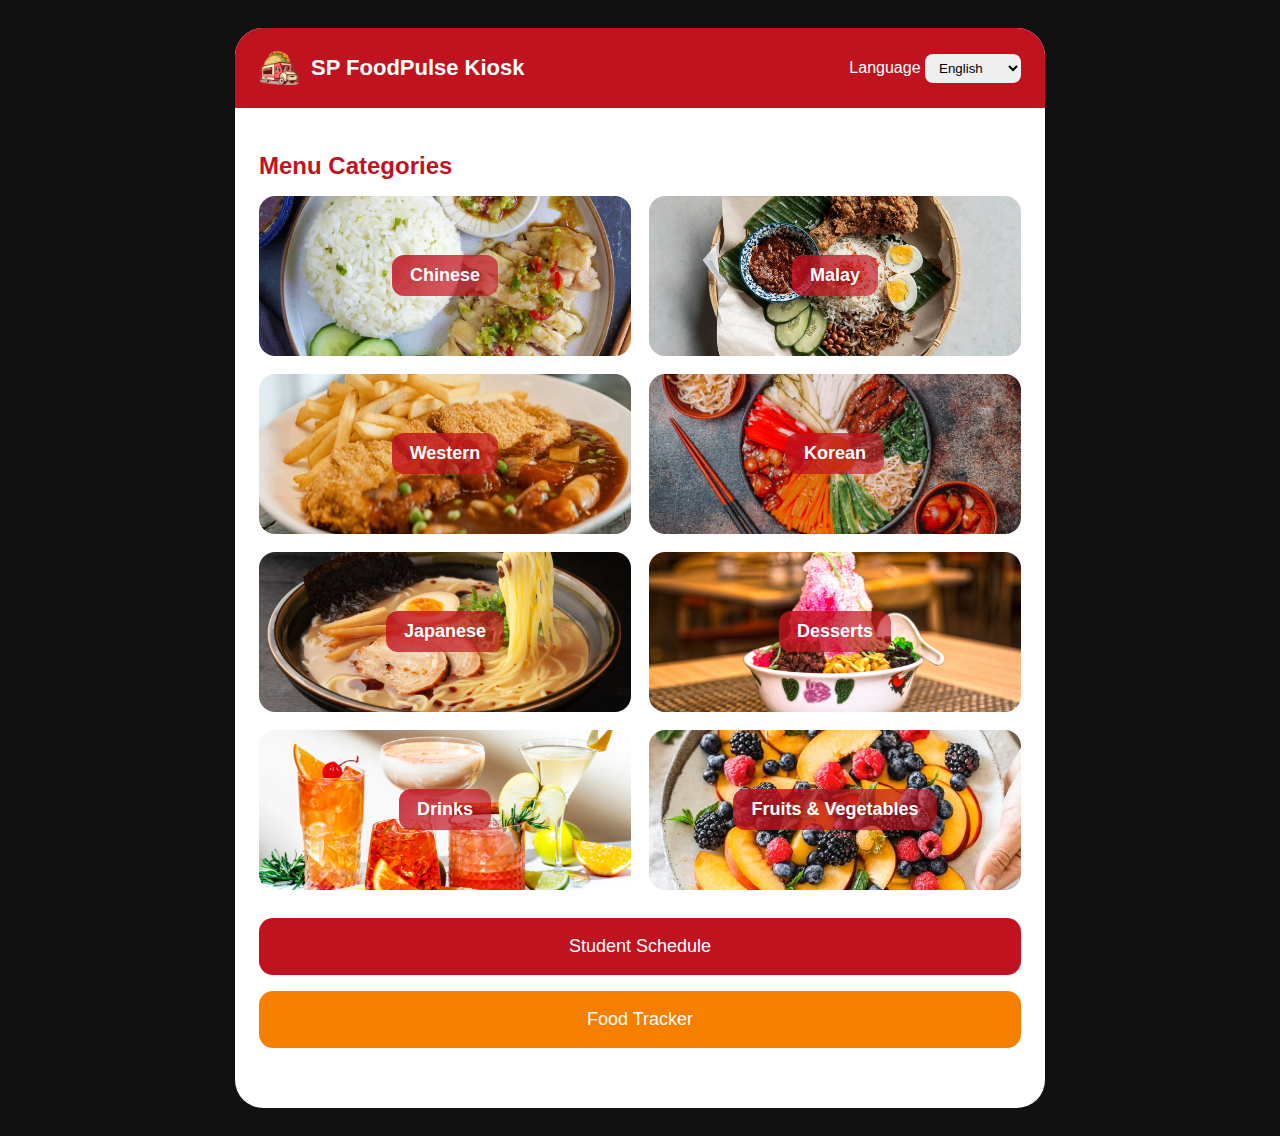
<file: index.html>
<!DOCTYPE html>
<html lang="en">
<head>
    <meta charset="UTF-8">
    <title>SP FoodPulse Kiosk</title>
    <meta name="viewport" content="width=810, height=1080, initial-scale=1.0">

    <!-- CSS -->
    <link rel="stylesheet" href="static/style.css">
</head>
<body>

<div class="tablet-frame">

    <!-- NAVBAR -->
    <nav class="navbar">
        <div class="nav-left">
            <img src="static/images/logo.png" class="logo">
            <span class="app-name">SP FoodPulse Kiosk</span>
        </div>

        <div class="language-select">
            <span id="langLabel">Language</span>
            <select id="languageDropdown">
                <option value="en" selected>English</option>
                <option value="zh">Mandarin</option>
                <option value="ta">Tamil</option>
                <option value="ms">Malay</option>
            </select>
        </div>
    </nav>

    <!-- MAIN CONTENT -->
    <div class="container">

        <h2 id="menuTitle">Menu Categories</h2>
        
        <div class="menu-grid">
            <div class="menu-card chinese" id="chinese">
                <div class="menu-overlay"><span>Chinese</span></div>
            </div>
            
            <div class="menu-card malay" id="malay">
                <div class="menu-overlay"><span>Malay</span></div>
            </div>

            <div class="menu-card western" id="western">
                <div class="menu-overlay"><span>Western</span></div>
            </div>
            
            <div class="menu-card korean" id="korean">
                <div class="menu-overlay"><span>Korean</span></div>
            </div>
            
            <div class="menu-card japanese" id="japanese">
                <div class="menu-overlay"><span>Japanese</span></div>
            </div>
            
            <div class="menu-card desserts" id="desserts">
                <div class="menu-overlay"><span>Desserts</span></div>
            </div>
            
            <div class="menu-card drinks" id="drinks">
                <div class="menu-overlay"><span>Drinks</span></div>
            </div>
            
            <div class="menu-card fruits" id="fruits">
                <div class="menu-overlay"><span>Fruits & Vegetables</span></div>
            </div>
        </div>

        <div class="action-buttons">
            <button class="primary-btn" id="scheduleBtn">Student Schedule</button>
            <button class="secondary-btn" id="trackerBtn">Food Tracker</button>
        </div>

    </div>

</div>

<!-- JS -->
<script src="static/script.js"></script>
</body>
</html>
</file>
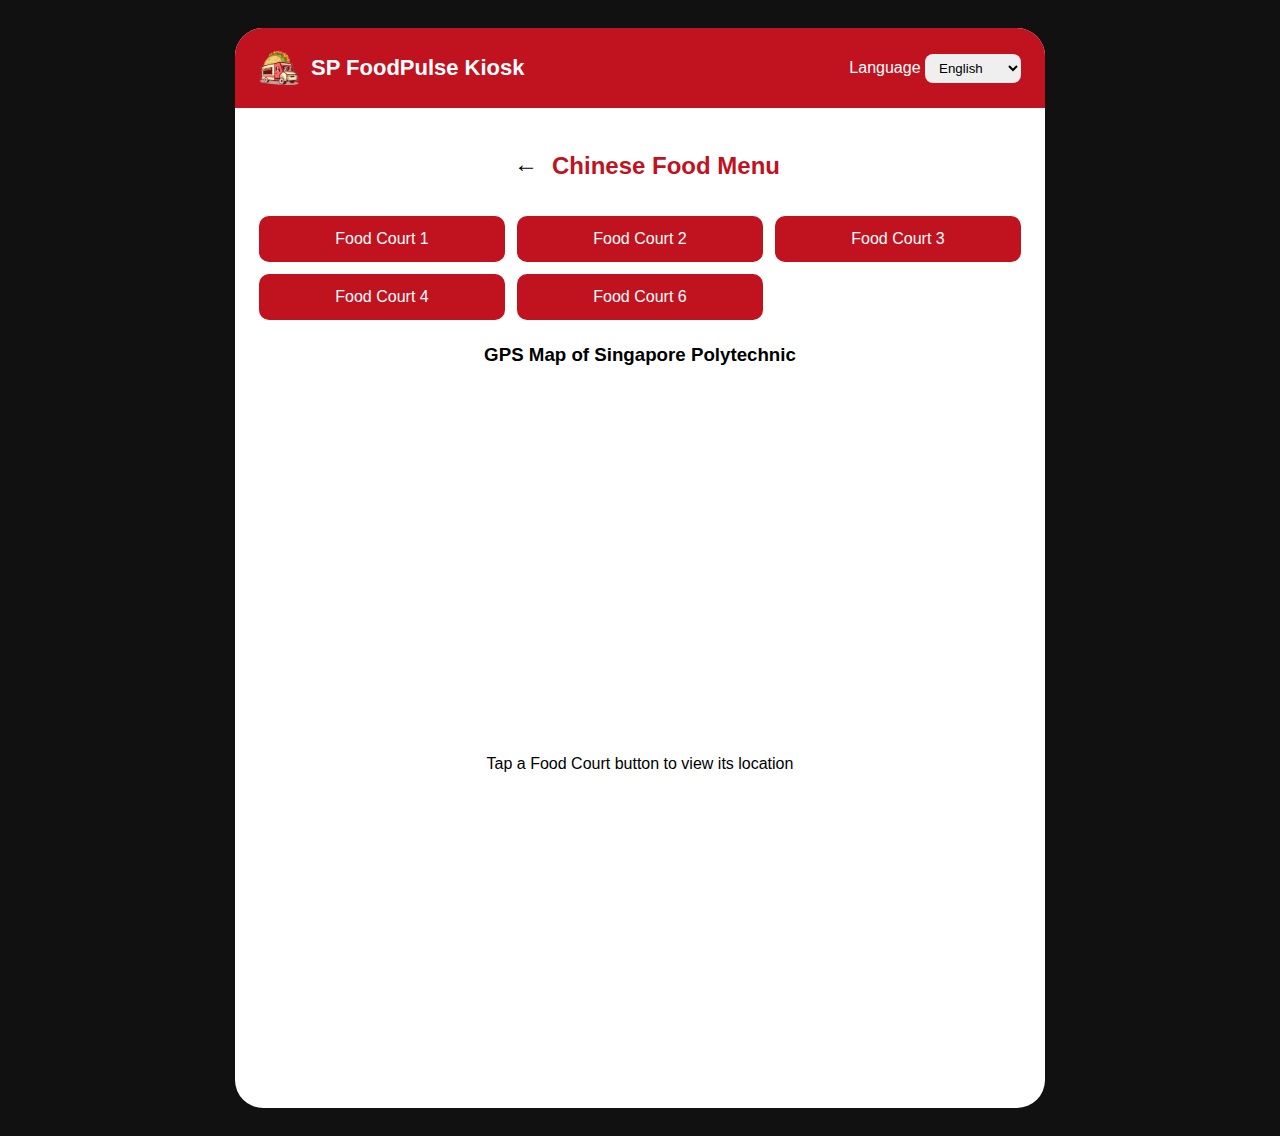
<file: chinese.html>
<!DOCTYPE html>
<html lang="en">
<head>
    <meta charset="UTF-8">
    <title>Chinese Food Menu - SP FoodPulse Kiosk</title>
    <meta name="viewport" content="width=810, height=1080, initial-scale=1.0">

    <!-- CSS -->
    <link rel="stylesheet" href="static/style.css">
</head>
<body>

<div class="tablet-frame">

    <!-- NAVBAR -->
    <nav class="navbar">
        <div class="nav-left">
            <img src="static/images/logo.png" class="logo">
            <span class="app-name">SP FoodPulse Kiosk</span>
        </div>

        <div class="language-select">
            <span id="langLabel">Language</span>
            <select id="languageDropdown">
                <option value="en" selected>English</option>
                <option value="zh">Mandarin</option>
                <option value="ta">Tamil</option>
                <option value="ms">Malay</option>
            </select>
        </div>
    </nav>

    <!-- MAIN CONTENT -->
    <div class="container">

        <div class="title-row">
            <button class="back-btn" onclick="window.location.href='index.html'">
                &#8592;
            </button>
            <h2 id="chineseMenuTitle">Chinese Food Menu</h2>
        </div>

        <!-- FOOD COURT BUTTONS -->
        <div class="foodcourt-buttons">
            <button class="fc-btn" data-fc="Food Court 1">Food Court 1</button>
            <button class="fc-btn" data-fc="Food Court 2">Food Court 2</button>
            <button class="fc-btn" data-fc="Food Court 3">Food Court 3</button>
            <button class="fc-btn" data-fc="Food Court 4">Food Court 4</button>
            <button class="fc-btn" data-fc="Food Court 6">Food Court 6</button>
        </div>

        <!-- GPS MAP -->
        <div class="map-section">
            <h3>GPS Map of Singapore Polytechnic</h3>
            <iframe
                id="spMap"
                width="100%"
                height="350"
                style="border:0; border-radius:12px;"
                loading="lazy"
                allowfullscreen
                referrerpolicy="no-referrer-when-downgrade"
                src="https://www.google.com/maps?q=Singapore+Polytechnic&output=embed">
            </iframe>
            <p>Tap a Food Court button to view its location</p>
        </div>

        <!-- STALL BUTTONS -->
        <div class="stall-buttons">
            <!-- FC1 -->
            <button class="stall-btn" data-fc="Food Court 1" data-stall="fc1-ban-mian-fish-soup">
                Ban Mian / Fish Soup (FC1)
            </button>
            <button class="stall-btn" data-fc="Food Court 1" data-stall="fc1-economy-rice">
                Economy Rice / Cai Png (FC1)
            </button>

            <!-- FC2 -->
            <button class="stall-btn" data-fc="Food Court 2" data-stall="fc2-economy-rice">
                Economy Rice / Cai Png (FC2)
            </button>

            <!-- FC3 -->
            <button class="stall-btn" data-fc="Food Court 3" data-stall="fc3-chinese-cuisine">
                Chinese Cuisine Stall (FC3)
            </button>
            <button class="stall-btn" data-fc="Food Court 3" data-stall="fc3-sp-mini-wok">
                SP Mini Wok (FC3)
            </button>

            <!-- FC4 -->
            <button class="stall-btn" data-fc="Food Court 4" data-stall="fc4-taiwanese-chinese">
                Taiwanese / Chinese-style Stall (FC4)
            </button>
            <button class="stall-btn" data-fc="Food Court 4" data-stall="fc4-happiness-sunbo">
                Happiness Sunbo Chicken Rice (FC4)
            </button>

            <!-- FC6 -->
            <button class="stall-btn" data-fc="Food Court 6" data-stall="fc6-noodle-chinese">
                Chinese-style Noodle Options (FC6)
            </button>
        </div>

        <!-- FOOD CARDS -->
        <div id="food-cards" class="food-cards" style="display: none;"></div>

    </div>

</div>

<script src="static/script.js"></script>
</body>
</html>
</file>
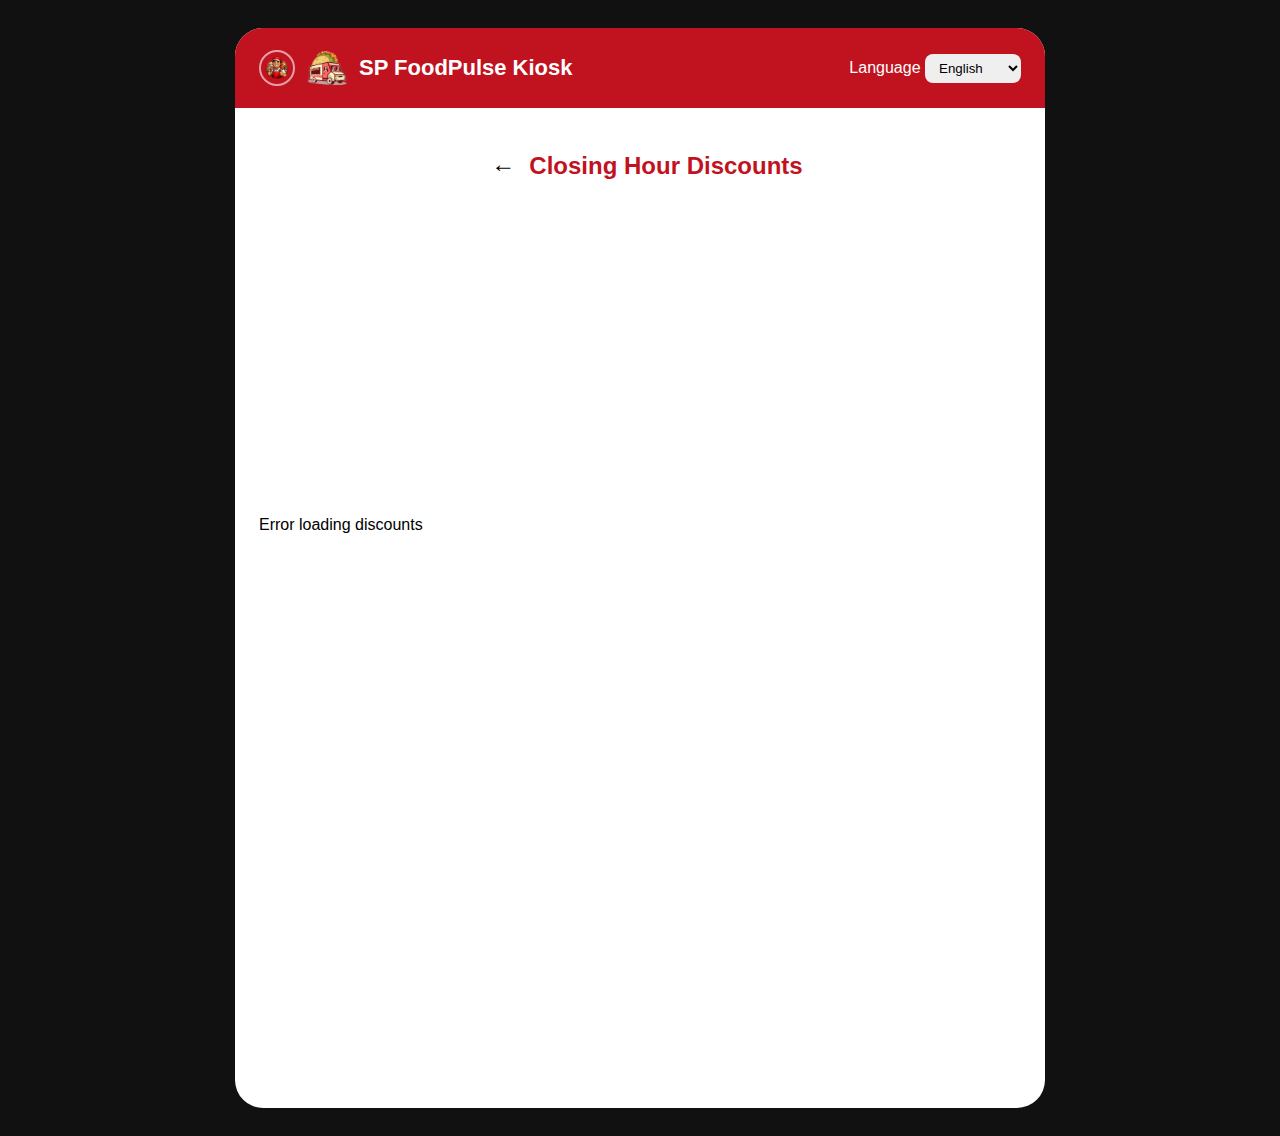
<file: closingHour.html>
<!DOCTYPE html>
<html lang="en">
<head>
<meta charset="UTF-8">
<title>Closing Hour Discounts</title>
<link rel="stylesheet" href="static/style.css">
</head>
<body>

<div class="tablet-frame">
    <!-- NAVBAR -->
    <nav class="navbar">
        <div class="nav-left">
            <img src="static/images/VendorProfile.png" 
            class="nav-icon profile-icon" 
            id="profileBtn" 
            alt="Vendor Profile">
            <img src="static/images/logo.png" class="logo">
            <span class="app-name">SP FoodPulse Kiosk</span>
        </div>

        <div class="language-select">
            <span id="langLabel">Language</span>
            <select id="languageDropdown">
                <option value="en" selected>English</option>
                <option value="zh">Mandarin</option>
                <option value="ta">Tamil</option>
                <option value="ms">Malay</option>
            </select>
        </div>
    </nav>

    <div class="container">

        <div class="title-row">
            <button class="back-btn" onclick="window.location.href='index.html'">&#8592;</button>
            <h2>Closing Hour Discounts</h2>
        </div>

        <!-- MAP -->
        <iframe
            src="https://www.google.com/maps?q=Singapore+Polytechnic&output=embed"
            width="100%"
            height="260"
            style="border-radius:16px; border:none;">
        </iframe>

        <div class="discount-grid" id="discountGrid"></div>

    </div>
</div>

<!-- JS -->
<script src="static/script.js"></script>
<script src="static/closingHour.js"></script>
</body>
</html>
</file>
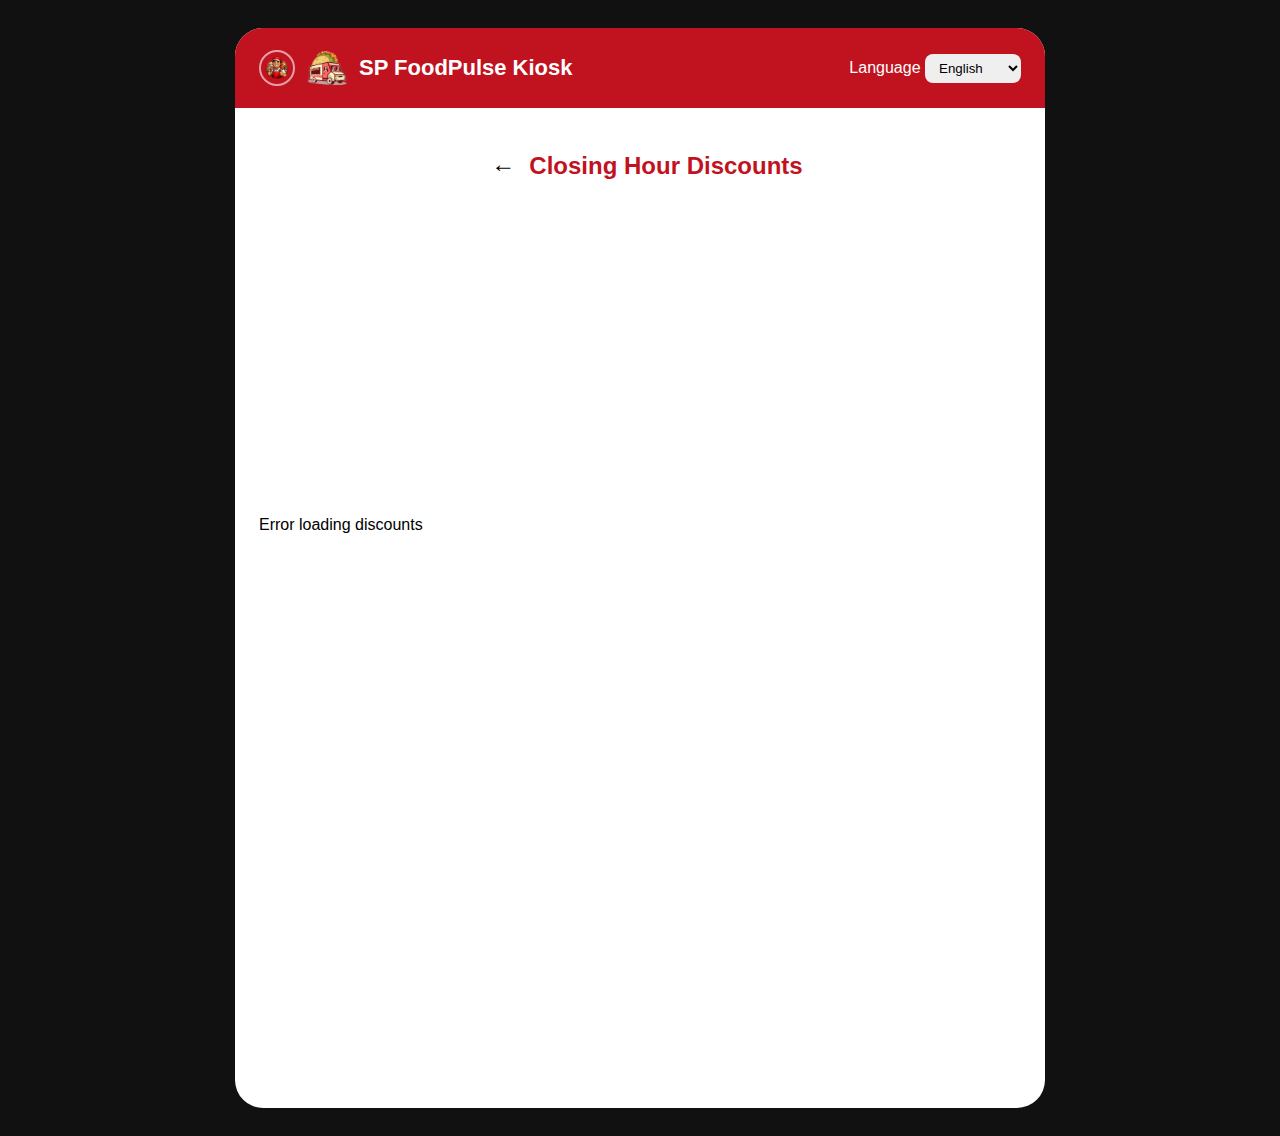
<file: closinghour.html>
<!DOCTYPE html>
<html lang="en">
<head>
<meta charset="UTF-8">
<title>Closing Hour Discounts</title>
<link rel="stylesheet" href="static/style.css">
</head>
<body>

<div class="tablet-frame">
    <!-- NAVBAR -->
    <nav class="navbar">
        <div class="nav-left">
            <img src="static/images/VendorProfile.png" 
            class="nav-icon profile-icon" 
            id="profileBtn" 
            alt="Vendor Profile">
            <img src="static/images/logo.png" class="logo">
            <span class="app-name">SP FoodPulse Kiosk</span>
        </div>

        <div class="language-select">
            <span id="langLabel">Language</span>
            <select id="languageDropdown">
                <option value="en" selected>English</option>
                <option value="zh">Mandarin</option>
                <option value="ta">Tamil</option>
                <option value="ms">Malay</option>
            </select>
        </div>
    </nav>

    <div class="container">

        <div class="title-row">
            <button class="back-btn" onclick="window.location.href='index.html'">&#8592;</button>
            <h2>Closing Hour Discounts</h2>
        </div>

        <!-- MAP -->
        <iframe
            src="https://www.google.com/maps?q=Singapore+Polytechnic&output=embed"
            width="100%"
            height="260"
            style="border-radius:16px; border:none;">
        </iframe>

        <div class="discount-grid" id="discountGrid"></div>

    </div>
</div>

<!-- JS -->
<script src="static/script.js"></script>
<script src="static/closingHour.js"></script>
</body>
</html>
</file>
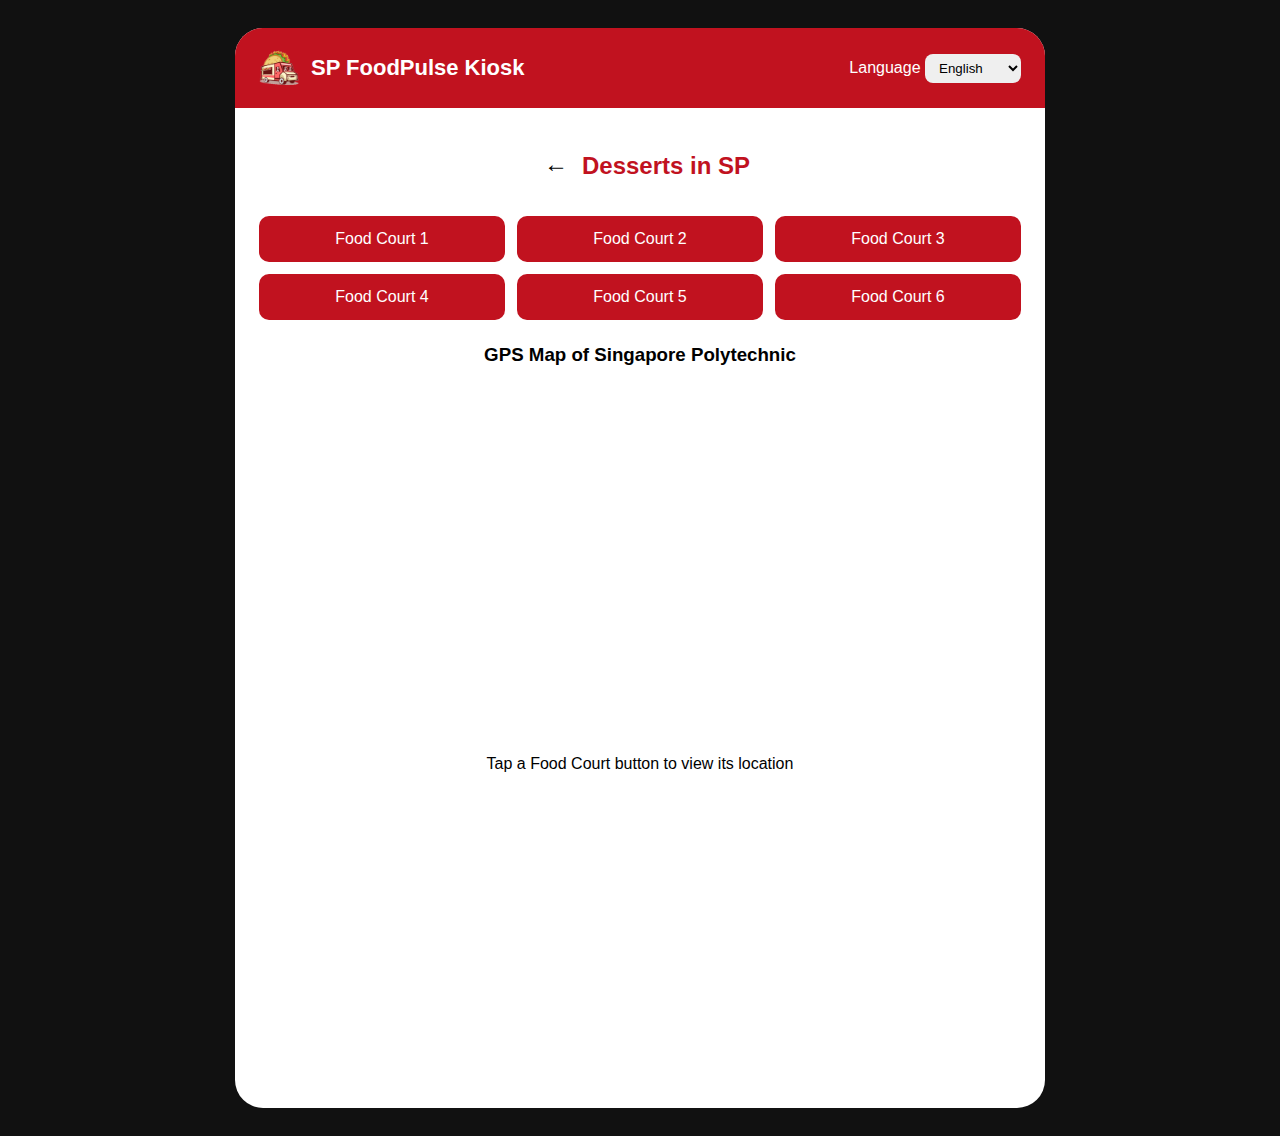
<file: desserts.html>
<!DOCTYPE html>
<html lang="en">
<head>
    <meta charset="UTF-8">
    <title>Desserts - SP FoodPulse Kiosk</title>
    <meta name="viewport" content="width=810, height=1080, initial-scale=1.0">
    <link rel="stylesheet" href="static/style.css">
</head>

<body>
<div class="tablet-frame">

<!-- NAVBAR -->
<nav class="navbar">
    <div class="nav-left">
        <img src="static/images/logo.png" class="logo">
        <span class="app-name">SP FoodPulse Kiosk</span>
    </div>

    <div class="language-select">
        <span id="langLabel">Language</span>
        <select id="languageDropdown">
            <option value="en" selected>English</option>
            <option value="zh">Mandarin</option>
            <option value="ta">Tamil</option>
            <option value="ms">Malay</option>
        </select>
    </div>
</nav>

<!-- MAIN CONTENT -->
<div class="container">

    <!-- TITLE -->
    <div class="title-row">
        <button class="back-btn" onclick="window.location.href='index.html'">&#8592;</button>
        <h2 id="dessertTitle">Desserts in SP</h2>
    </div>

    <!-- FOOD COURTS -->
    <div class="foodcourt-buttons">
        <button class="fc-btn" data-fc="Food Court 1">Food Court 1</button>
        <button class="fc-btn" data-fc="Food Court 2">Food Court 2</button>
        <button class="fc-btn" data-fc="Food Court 3">Food Court 3</button>
        <button class="fc-btn" data-fc="Food Court 4">Food Court 4</button>
        <button class="fc-btn" data-fc="Food Court 5">Food Court 5</button>
        <button class="fc-btn" data-fc="Food Court 6">Food Court 6</button>
    </div>

    <!-- MAP -->
    <div class="map-section">
        <h3 id="gpsTitle">GPS Map of Singapore Polytechnic</h3>
        <iframe
            id="spMap"
            width="100%"
            height="350"
            style="border:0; border-radius:12px;"
            loading="lazy"
            src="https://www.google.com/maps?q=Singapore+Polytechnic&output=embed">
        </iframe>
        <p id="gpsHint">Tap a Food Court button to view its location</p>
    </div>

    <!-- STALL BUTTONS -->
    <div class="stall-buttons">

        <button class="stall-btn" data-fc="Food Court 1" data-stall="fc1-waffles">
            Waffles (FC1)
        </button>

        <button class="stall-btn" data-fc="Food Court 3" data-stall="fc3-waffles">
            Waffles & Ice Cream (FC3)
        </button>

        <button class="stall-btn" data-fc="Food Court 6" data-stall="fc6-waffles">
            Thai-Stall Waffles (FC6)
        </button>

        <button class="stall-btn" data-fc="Food Court 4" data-stall="fc4-desserts">
            Traditional Desserts (FC4)
        </button>

        <button class="stall-btn" data-fc="Food Court 3" data-stall="fc3-soya">
            Soya Bean & Grass Jelly (FC3)
        </button>

        <button class="stall-btn" data-fc="Food Court 5" data-stall="fc5-cafes">
            Cafes & Fast Food Desserts (FC5)
        </button>

    </div>

    <!-- FOOD CARDS -->
    <div id="food-cards" class="food-cards" style="display:none;"></div>

</div>
</div>

<script src="static/script.js"></script>
<script src="static/desserts.js"></script>
</body>
</html>
</file>
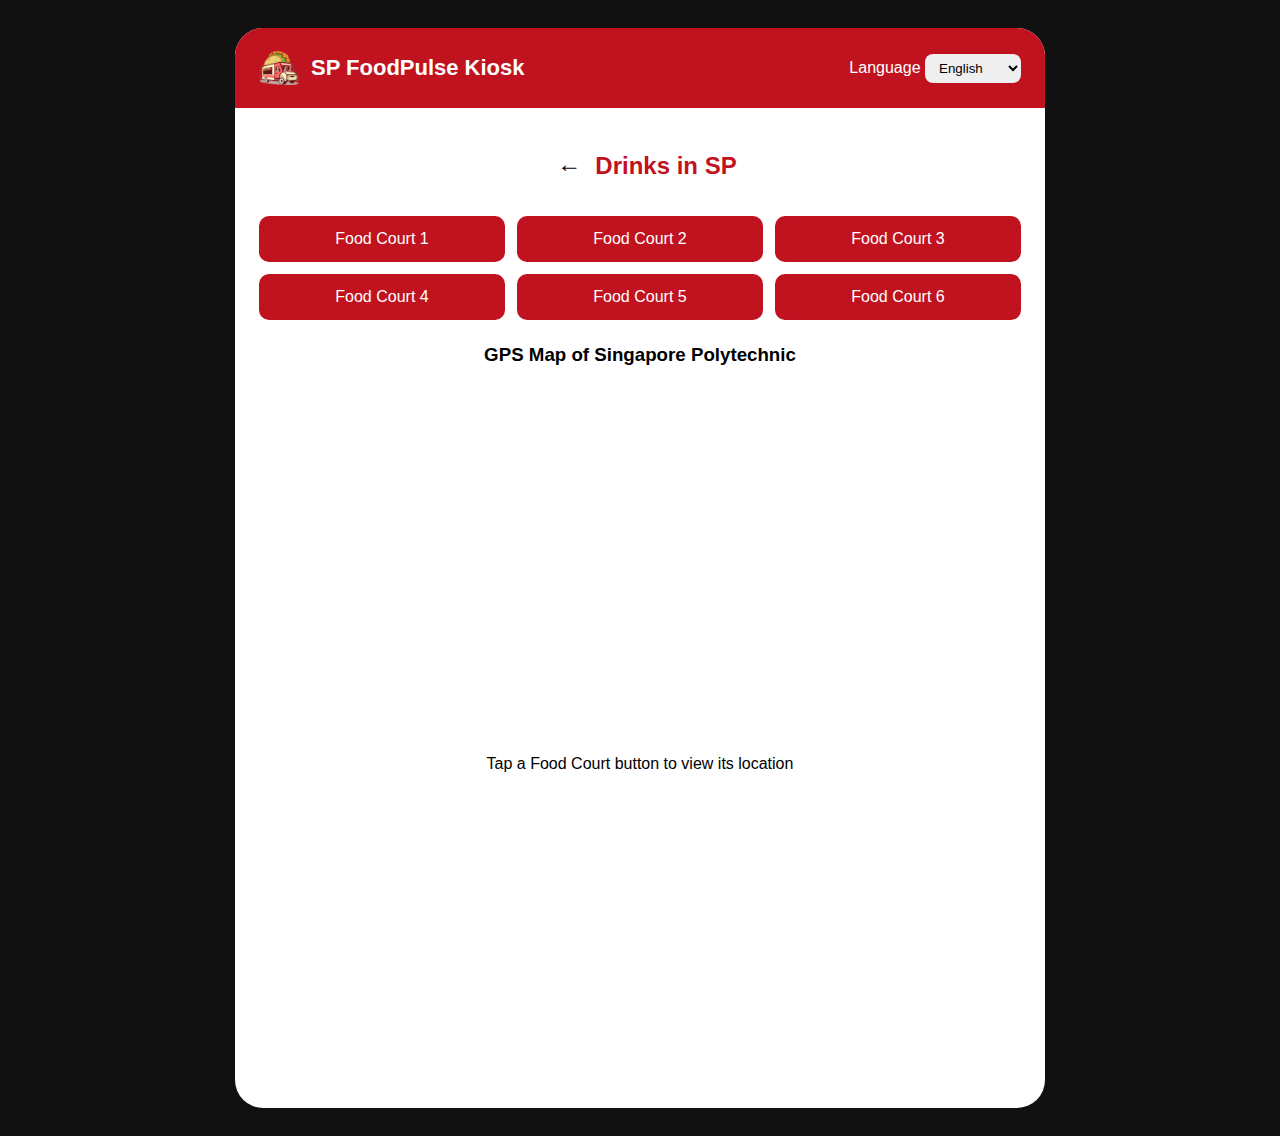
<file: drinks.html>
<!DOCTYPE html>
<html lang="en">
<head>
    <meta charset="UTF-8">
    <title>Drinks - SP FoodPulse Kiosk</title>
    <meta name="viewport" content="width=810, height=1080, initial-scale=1.0">
    <link rel="stylesheet" href="static/style.css">
</head>

<body>
<div class="tablet-frame">

<!-- NAVBAR -->
<nav class="navbar">
    <div class="nav-left">
        <img src="static/images/logo.png" class="logo">
        <span class="app-name">SP FoodPulse Kiosk</span>
    </div>

    <div class="language-select">
        <span id="langLabel">Language</span>
        <select id="languageDropdown">
            <option value="en" selected>English</option>
            <option value="zh">Mandarin</option>
            <option value="ta">Tamil</option>
            <option value="ms">Malay</option>
        </select>
    </div>
</nav>

<!-- MAIN CONTENT -->
<div class="container">

    <!-- TITLE -->
    <div class="title-row">
        <button class="back-btn" onclick="window.location.href='index.html'">&#8592;</button>
        <h2 id="drinkTitle">Drinks in SP</h2>
    </div>

    <!-- FOOD COURTS -->
    <div class="foodcourt-buttons">
        <button class="fc-btn" data-fc="Food Court 1">Food Court 1</button>
        <button class="fc-btn" data-fc="Food Court 2">Food Court 2</button>
        <button class="fc-btn" data-fc="Food Court 3">Food Court 3</button>
        <button class="fc-btn" data-fc="Food Court 4">Food Court 4</button>
        <button class="fc-btn" data-fc="Food Court 5">Food Court 5</button>
        <button class="fc-btn" data-fc="Food Court 6">Food Court 6</button>
    </div>

    <!-- MAP -->
    <div class="map-section">
        <h3 id="gpsTitle">GPS Map of Singapore Polytechnic</h3>
        <iframe
            id="spMap"
            width="100%"
            height="350"
            style="border:0; border-radius:12px;"
            loading="lazy"
            src="https://www.google.com/maps?q=Singapore+Polytechnic&output=embed">
        </iframe>
        <p id="gpsHint">Tap a Food Court button to view its location</p>
    </div>

    <!-- STALL BUTTONS -->
    <div class="stall-buttons">

        <button class="stall-btn" data-fc="Food Court 1" data-stall="fc1-drinks">
            FC1 Drinks
        </button>

        <button class="stall-btn" data-fc="Food Court 2" data-stall="fc2-drinks">
            FC2 Drinks
        </button>

        <button class="stall-btn" data-fc="Food Court 3" data-stall="fc3-drinks">
            Drink Store (FC3)
        </button>

        <button class="stall-btn" data-fc="Food Court 4" data-stall="fc4-drinks">
            Koufu Drinks (FC4)
        </button>

        <button class="stall-btn" data-fc="Food Court 4" data-stall="fc4-fruit">
            Fruit Stall (FC4)
        </button>

        <button class="stall-btn" data-fc="Food Court 5" data-stall="fc5-drinks">
            Cafes & Fast Food Drinks (FC5)
        </button>

        <button class="stall-btn" data-fc="Food Court 6" data-stall="fc6-drinks">
            Thai Stall Drinks (FC6)
        </button>

    </div>

    <!-- FOOD CARDS -->
    <div id="food-cards" class="food-cards" style="display:none;"></div>

</div>
</div>

<script src="static/script.js"></script>
<script src="static/drinks.js"></script>
</body>
</html>
</file>
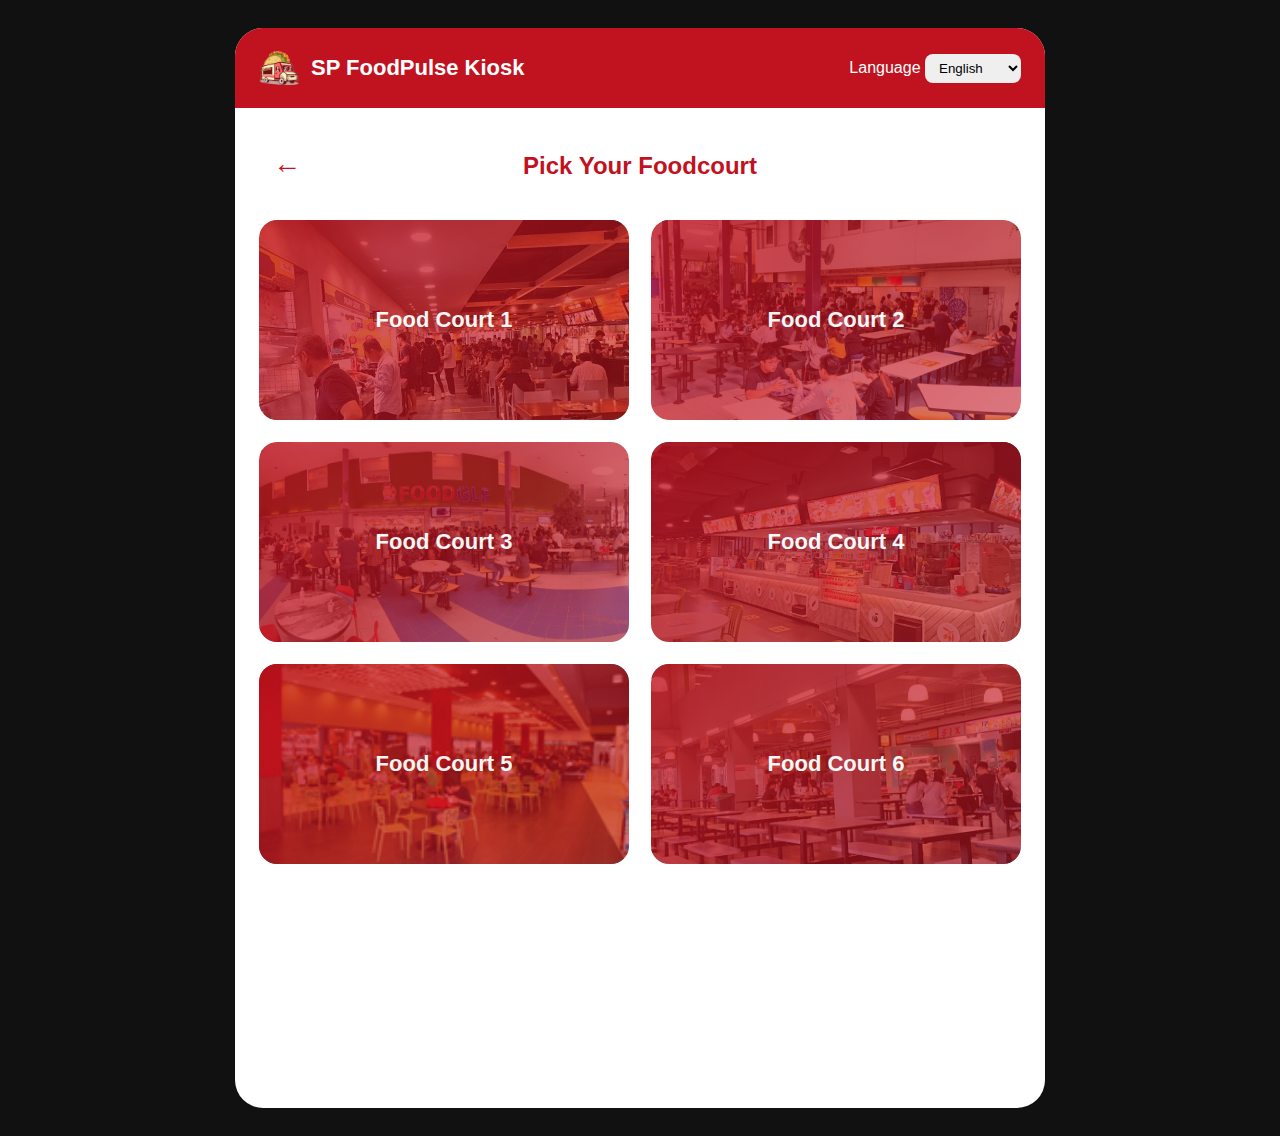
<file: foodcourt.html>
<!DOCTYPE html>
<html lang="en">
<head>
    <meta charset="UTF-8">
    <title>Food Tracker - Pick Foodcourt</title>
    <meta name="viewport" content="width=810, height=1080, initial-scale=1.0">

    <!-- CSS -->
    <link rel="stylesheet" href="static/style.css">
</head>
<body>

<div class="tablet-frame">

    <!-- NAVBAR -->
    <nav class="navbar">
        <div class="nav-left">
            <img src="static/images/logo.png" class="logo">
            <span class="app-name">SP FoodPulse Kiosk</span>
        </div>

        <div class="language-select">
            <span id="langLabel">Language</span>
            <select id="languageDropdown">
                <option value="en" selected>English</option>
                <option value="zh">Mandarin</option>
                <option value="ta">Tamil</option>
                <option value="ms">Malay</option>
            </select>
        </div>
    </nav>

    <!-- MAIN CONTENT -->
    <div class="container">

        <div class="title-bar">
            <a href="{{ url_for('index') }}" class="back-arrow">&#8592;</a>
            <h2 class="center-title">Pick Your Foodcourt</h2>
        </div>

        <div class="foodcourt-grid">
            <div class="foodcourt-card" data-fc="Food Court 1">
                <img src="static/images/foodcourt1.jpg">
                <div class="foodcourt-overlay">Food Court 1</div>
            </div>

            <div class="foodcourt-card" data-fc="Food Court 2">
                <img src="static/images/foodcourt2.jpg">
                <div class="foodcourt-overlay">Food Court 2</div>
            </div>

            <div class="foodcourt-card" data-fc="Food Court 3">
                <img src="static/images/foodcourt3.jpg">
                <div class="foodcourt-overlay">Food Court 3</div>
            </div>

            <div class="foodcourt-card" data-fc="Food Court 4">
                <img src="static/images/foodcourt4.jpg">
                <div class="foodcourt-overlay">Food Court 4</div>
            </div>

            <div class="foodcourt-card" data-fc="Food Court 5">
                <img src="static/images/foodcourt5.jpg">
                <div class="foodcourt-overlay">Food Court 5</div>
            </div>

            <div class="foodcourt-card" data-fc="Food Court 6">
                <img src="static/images/foodcourt6.jpg">
                <div class="foodcourt-overlay">Food Court 6</div>
            </div>
        </div>

        <!-- FOODCOURT INFO PANEL -->
        <div id="fc-info-panel" class="fc-info-panel">
            <div class="fc-info-header">
                <h3 id="fc-title">Food Court 1</h3>
            </div>
            
            <div class="fc-section">
                <h4>Sales Available</h4>
                <ul class="stall-list">
                    <li><span>Chicken Rice</span> <span class="percent-text">80%</span><small>A student staple</small><div class="bar" data-percent="80"></div></li>
                    <li><span>Japanese Curry / Rice Bowls</span> <span class="percent-text">90%</span><small>Very popular</small><div class="bar" data-percent="90"></div></li>
                    <li><span>Western Cuisine</span> <span class="percent-text">75%</span><small>Pastas, chicken chops</small><div class="bar" data-percent="75"></div></li>
                    <li><span>Ban Mian / Fish Soup</span> <span class="percent-text">70%</span><div class="bar" data-percent="70"></div></li>
                    <li><span>Mala Hotpot</span> <span class="percent-text">65%</span><div class="bar" data-percent="65"></div></li>
                    <li><span>Thai Cuisine</span> <span class="percent-text">60%</span><small>Basil chicken, noodles</small><div class="bar" data-percent="60"></div></li>
                    <li><span>Yong Tau Foo</span> <span class="percent-text">55%</span><div class="bar" data-percent="55"></div></li>
                    <li><span>Desserts</span> <span class="percent-text">85%</span><small>Ice Kacang etc.</small><div class="bar" data-percent="85"></div></li>
                    <li><span>Drinks & Toast Stall</span> <span class="percent-text">95%</span><small>Main anchor</small><div class="bar" data-percent="95"></div></li>
                </ul>
            </div>
            
            <div class="fc-section">
                <h4>Time Period</h4>
                <div class="time-buttons">
                    <button data-time="8am-10am">8am-10am</button>
                    <button data-time="10am-12pm" class="active">10am-12pm</button>
                    <button data-time="12pm-3pm">12pm-3pm</button>
                    <button data-time="3pm-5pm">3pm-5pm</button>
                    <button data-time="5pm-7pm">5pm-7pm</button>
                </div>
            </div>
        </div>
    </div>
</div>

<!-- JS -->
<script src="static/script.js"></script>
</body>
</html>
</file>
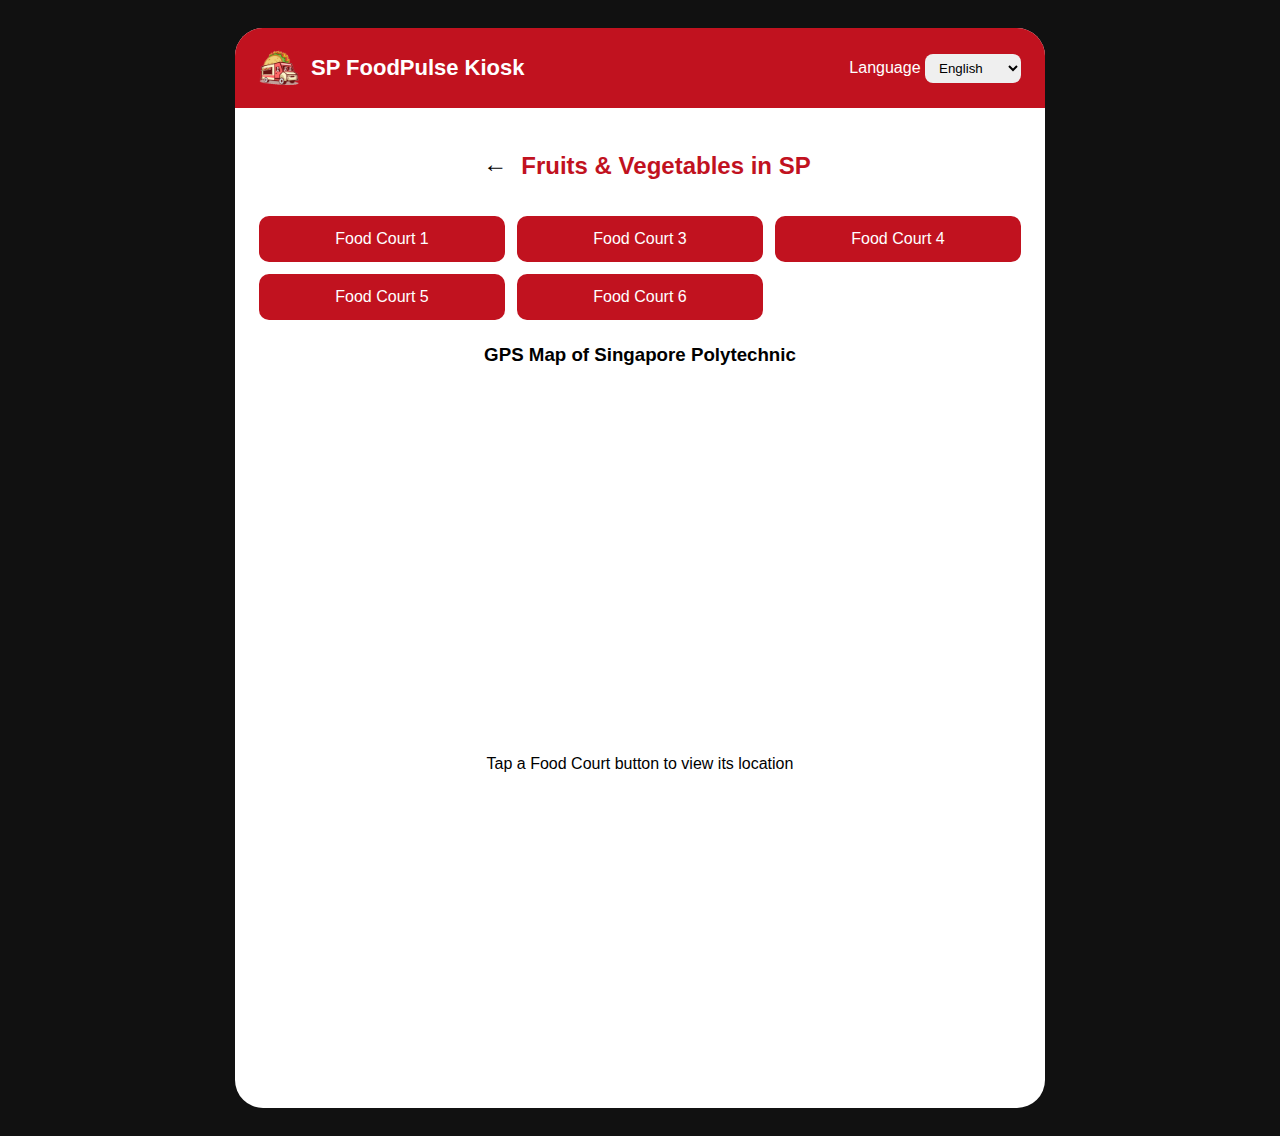
<file: FruitsAndVegetables.html>
<!DOCTYPE html>
<html lang="en">
<head>
    <meta charset="UTF-8">
    <title>Fruits & Vegetables - SP FoodPulse Kiosk</title>
    <meta name="viewport" content="width=810, height=1080, initial-scale=1.0">
    <link rel="stylesheet" href="static/style.css">
</head>

<body>
<div class="tablet-frame">

<!-- NAVBAR -->
<nav class="navbar">
    <div class="nav-left">
        <img src="static/images/logo.png" class="logo">
        <span class="app-name">SP FoodPulse Kiosk</span>
    </div>

    <div class="language-select">
        <span id="langLabel">Language</span>
        <select id="languageDropdown">
            <option value="en" selected>English</option>
            <option value="zh">Mandarin</option>
            <option value="ms">Malay</option>
            <option value="ta">Tamil</option>
        </select>
    </div>
</nav>

<!-- CONTENT -->
<div class="container">

    <div class="title-row">
        <button class="back-btn" onclick="window.location.href='index.html'">&#8592;</button>
        <h2 id="pageTitle">Fruits & Vegetables in SP</h2>
    </div>

    <!-- FOOD COURTS -->
    <div class="foodcourt-buttons">
        <button class="fc-btn" data-fc="Food Court 1" data-key="fc1">Food Court 1</button>
        <button class="fc-btn" data-fc="Food Court 3" data-key="fc3">Food Court 3</button>
        <button class="fc-btn" data-fc="Food Court 4" data-key="fc4">Food Court 4</button>
        <button class="fc-btn" data-fc="Food Court 5" data-key="fc5">Food Court 5</button>
        <button class="fc-btn" data-fc="Food Court 6" data-key="fc6">Food Court 6</button>
    </div>

    <!-- MAP -->
    <div class="map-section">
        <h3 id="gpsTitle">GPS Map of Singapore Polytechnic</h3>
        <iframe id="spMap" width="100%" height="350"
            style="border:0; border-radius:12px;"
            loading="lazy"
            src="https://www.google.com/maps?q=Singapore+Polytechnic&output=embed">
        </iframe>
        <p id="gpsHint">Tap a Food Court button to view its location</p>
    </div>

    <!-- STALL BUTTONS -->
    <div class="stall-buttons">
        <button class="stall-btn" data-fc="Food Court 1" data-stall="fc1-fruit">Fruit Stall (FC1)</button>
        <button class="stall-btn" data-fc="Food Court 1" data-stall="fc1-ytf">Yong Tau Foo (FC1)</button>

        <button class="stall-btn" data-fc="Food Court 3" data-stall="fc3-fruit">Fruit & Juice (FC3)</button>

        <button class="stall-btn" data-fc="Food Court 4" data-stall="fc4-fruit">Fruit Stall (FC4)</button>
        <button class="stall-btn" data-fc="Food Court 4" data-stall="fc4-ytf">Yong Tau Foo (FC4)</button>

        <button class="stall-btn" data-fc="Food Court 5" data-stall="fc5-fruit">Fruit Store (FC5)</button>
        <button class="stall-btn" data-fc="Food Court 5" data-stall="fc5-acai">Acai & Smoothie Bowls</button>

        <button class="stall-btn" data-fc="Food Court 6" data-stall="fc6-ytf">Yong Tau Foo (FC6)</button>
    </div>

    <!-- FOOD CARDS -->
    <div id="food-cards" class="food-cards" style="display:none;"></div>

</div>
</div>

<script src="static/script.js"></script>
<script src="static/fruitsAndVegetables.js"></script>
</body>
</html>
</file>
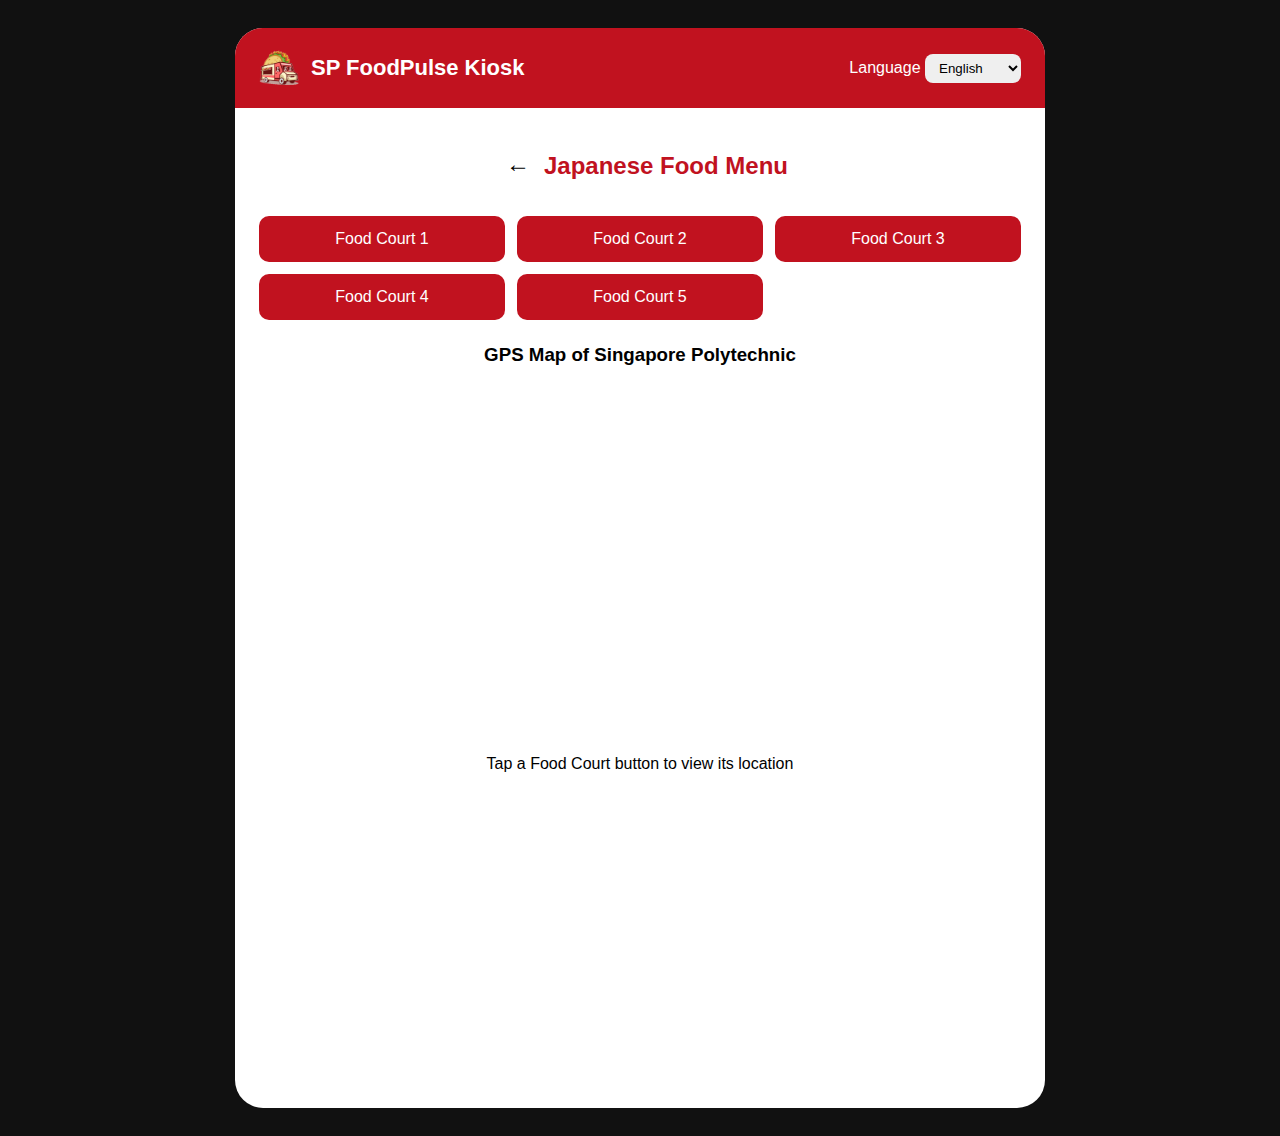
<file: japanese.html>
<!DOCTYPE html>
<html lang="en">
<head>
    <meta charset="UTF-8">
    <title>Japanese Food Menu - SP FoodPulse Kiosk</title>
    <meta name="viewport" content="width=810, height=1080, initial-scale=1.0">

    <!-- CSS -->
    <link rel="stylesheet" href="static/style.css">
</head>
<body>

<div class="tablet-frame">

    <!-- NAVBAR -->
    <nav class="navbar">
        <div class="nav-left">
            <img src="static/images/logo.png" class="logo">
            <span class="app-name">SP FoodPulse Kiosk</span>
        </div>

        <div class="language-select">
            <span id="langLabel">Language</span>
            <select id="languageDropdown">
                <option value="en" selected>English</option>
                <option value="zh">Mandarin</option>
                <option value="ta">Tamil</option>
                <option value="ms">Malay</option>
            </select>
        </div>
    </nav>

    <!-- MAIN CONTENT -->
    <div class="container">

        <!-- TITLE -->
        <div class="title-row">
            <button class="back-btn" onclick="window.location.href='index.html'">&#8592;</button>
            <h2 id="japaneseMenuTitle">Japanese Food Menu</h2>
        </div>

        <!-- FOOD COURTS -->
        <div class="foodcourt-buttons">
            <button class="fc-btn" data-fc="Food Court 1">Food Court 1</button>
            <button class="fc-btn" data-fc="Food Court 2">Food Court 2</button>
            <button class="fc-btn" data-fc="Food Court 3">Food Court 3</button>
            <button class="fc-btn" data-fc="Food Court 4">Food Court 4</button>
            <button class="fc-btn" data-fc="Food Court 5">Food Court 5</button>
        </div>

        <!-- MAP -->
        <div class="map-section">
            <h3 id="gpsTitle">GPS Map of Singapore Polytechnic</h3>
            <iframe
                id="spMap"
                width="100%"
                height="350"
                style="border:0; border-radius:12px;"
                loading="lazy"
                src="https://www.google.com/maps?q=Singapore+Polytechnic&output=embed">
            </iframe>
            <p id="gpsHint">Tap a Food Court button to view its location</p>
        </div>

        <!-- STALL BUTTONS -->
        <div class="stall-buttons">

            <button class="stall-btn" data-fc="Food Court 1" data-stall="fc1-japanese-curry">
                Japanese Curry (FC1)
            </button>

            <button class="stall-btn" data-fc="Food Court 2" data-stall="fc2-japanese-don">
                Japanese Cuisine (FC2)
            </button>

            <button class="stall-btn" data-fc="Food Court 3" data-stall="fc3-bagus-jap">
                Bagus Japanese & Korean (FC3)
            </button>

            <button class="stall-btn" data-fc="Food Court 4" data-stall="fc4-tamagood">
                Tamagood (FC4)
            </button>

            <button class="stall-btn" data-fc="Food Court 4" data-stall="fc4-koufu-jap">
                Koufu Japanese (FC4)
            </button>

            <button class="stall-btn" data-fc="Food Court 5" data-stall="fc5-food-connection">
                Food Connection Jap (FC5)
            </button>

        </div>

        <!-- FOOD CARDS -->
        <div id="food-cards" class="food-cards" style="display:none;"></div>

    </div>
</div>

<script src="static/script.js"></script>
<script src="static/japanese.js"></script>
</body>
</html>
</file>
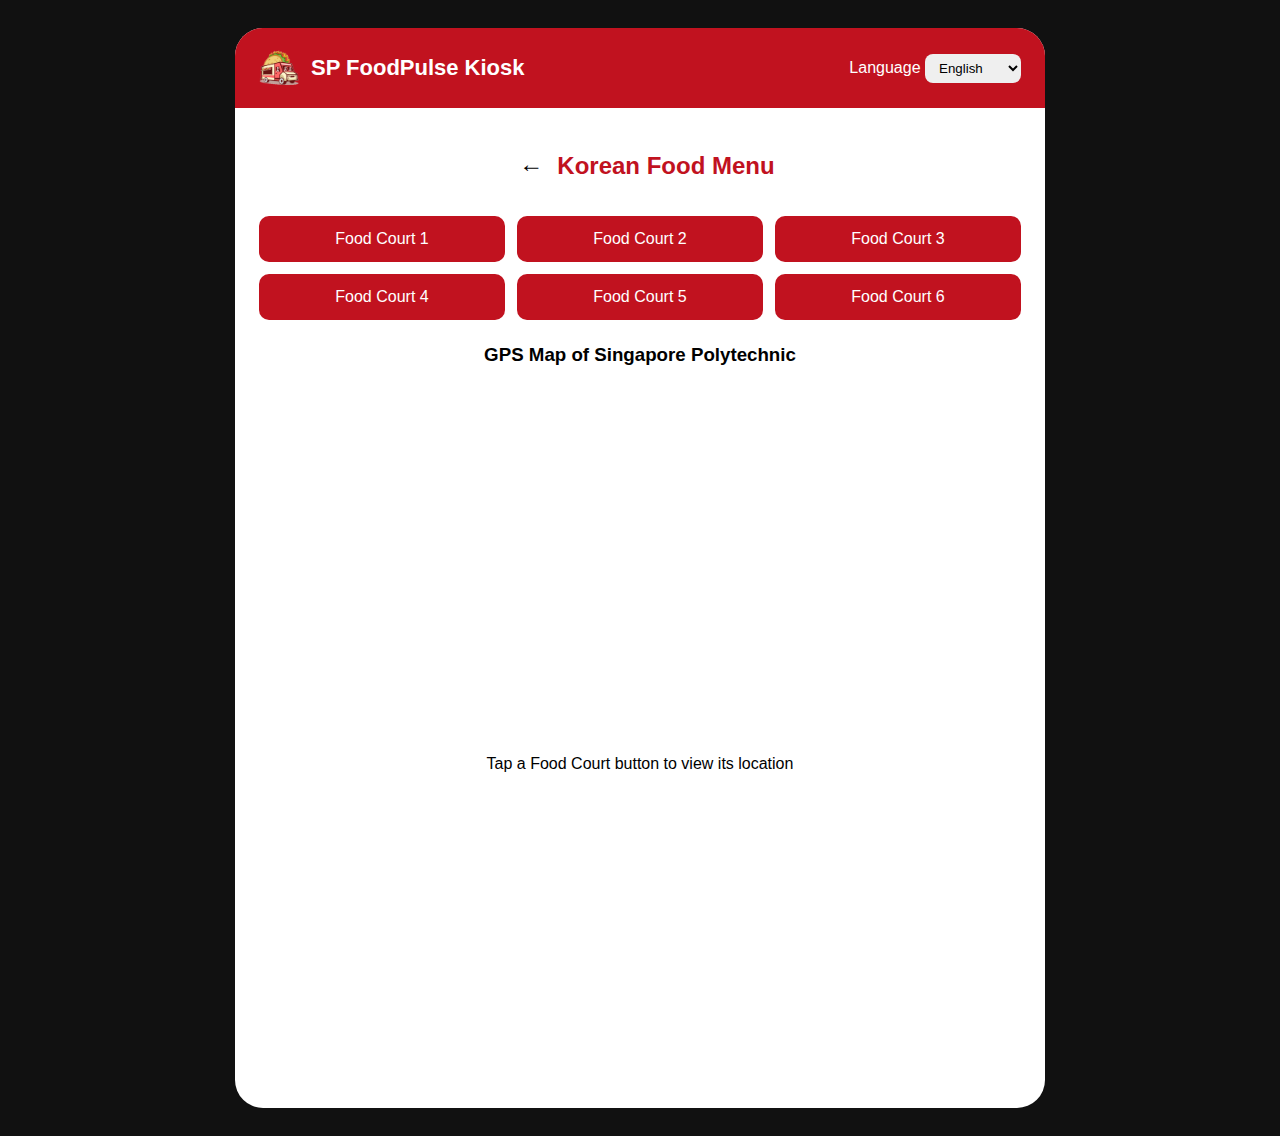
<file: korean.html>
<!DOCTYPE html>
<html lang="en">
<head>
    <meta charset="UTF-8">
    <title>Korean Food Menu - SP FoodPulse Kiosk</title>
    <meta name="viewport" content="width=810, height=1080, initial-scale=1.0">

    <!-- CSS -->
    <link rel="stylesheet" href="static/style.css">
</head>
<body>

<div class="tablet-frame">

    <!-- NAVBAR -->
    <nav class="navbar">
        <div class="nav-left">
            <img src="static/images/logo.png" class="logo">
            <span class="app-name">SP FoodPulse Kiosk</span>
        </div>

        <div class="language-select">
            <span id="langLabel">Language</span>
            <select id="languageDropdown">
                <option value="en" selected>English</option>
                <option value="zh">Mandarin</option>
                <option value="ta">Tamil</option>
                <option value="ms">Malay</option>
            </select>
        </div>
    </nav>

    <!-- MAIN CONTENT -->
    <div class="container">

        <!-- TITLE ROW -->
        <div class="title-row">
            <button class="back-btn" onclick="window.location.href='index.html'">
                &#8592;
            </button>
            <h2 id="koreanMenuTitle">Korean Food Menu</h2>
        </div>

        <!-- FOOD COURT BUTTONS -->
        <div class="foodcourt-buttons">
            <button class="fc-btn" data-fc="Food Court 1">Food Court 1</button>
            <button class="fc-btn" data-fc="Food Court 2">Food Court 2</button>
            <button class="fc-btn" data-fc="Food Court 3">Food Court 3</button>
            <button class="fc-btn" data-fc="Food Court 4">Food Court 4</button>
            <button class="fc-btn" data-fc="Food Court 5">Food Court 5</button>
            <button class="fc-btn" data-fc="Food Court 6">Food Court 6</button>
        </div>

        <!-- GPS MAP -->
        <div class="map-section">
            <h3 id="gpsTitle">GPS Map of Singapore Polytechnic</h3>
            <iframe
                id="spMap"
                width="100%"
                height="350"
                style="border:0; border-radius:12px;"
                loading="lazy"
                allowfullscreen
                referrerpolicy="no-referrer-when-downgrade"
                src="https://www.google.com/maps?q=Singapore+Polytechnic&output=embed">
            </iframe>
            <p id="gpsHint">Tap a Food Court button to view its location</p>
        </div>

        <!-- STALL BUTTONS -->
        <div class="stall-buttons">

            <!-- FC1 -->
            <button class="stall-btn" data-fc="Food Court 1" data-stall="fc1-hope-n-joy-korean">
                Hope N Joy Korean (FC1)
            </button>

            <!-- FC2 -->
            <button class="stall-btn" data-fc="Food Court 2" data-stall="fc2-korean-cuisine">
                Korean Cuisine (FC2)
            </button>

            <!-- FC3 -->
            <button class="stall-btn" data-fc="Food Court 3" data-stall="fc3-bagus-korean-japanese">
                Bagus Korean / Japanese (FC3)
            </button>

            <!-- FC4 -->
            <button class="stall-btn" data-fc="Food Court 4" data-stall="fc4-koufu-korean-stall">
                Koufu Korean Stall (FC4)
            </button>

            <!-- FC5 -->
            <button class="stall-btn" data-fc="Food Court 5" data-stall="fc5-food-connection">
                Food Connection (FC5)
            </button>
        </div>

        <!-- FOOD CARDS -->
        <div id="food-cards" class="food-cards" style="display: none;"></div>
    </div>
</div>

<script src="static/script.js"></script>
<script src="static/korean.js"></script>
</body>
</html>
</file>
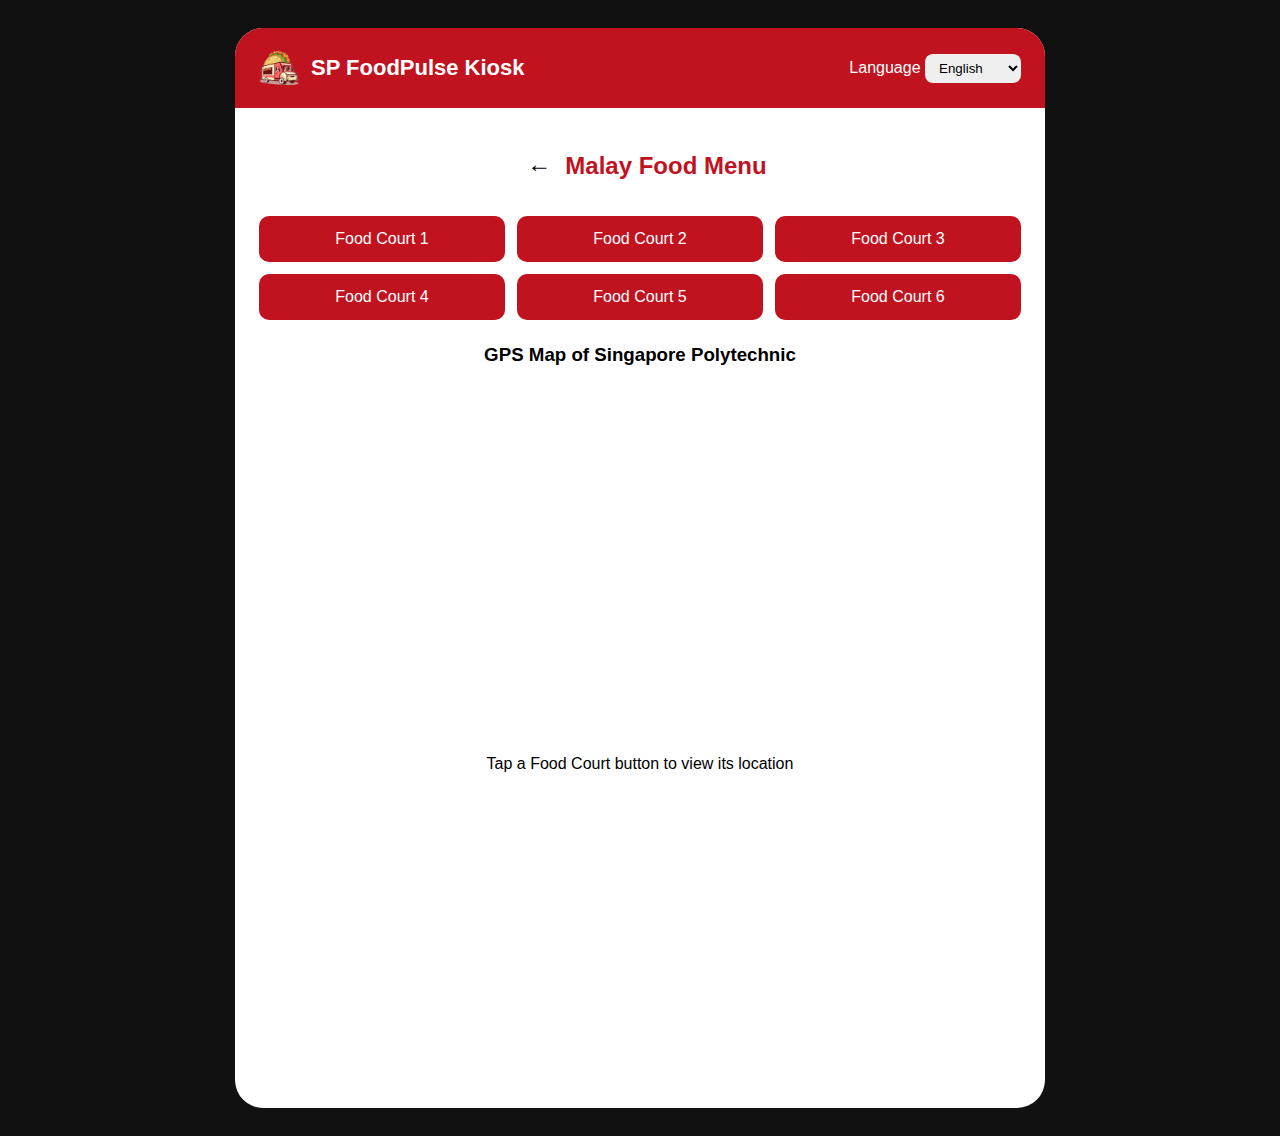
<file: malay.html>
<!DOCTYPE html>
<html lang="en">
<head>
    <meta charset="UTF-8">
    <title>Malay Food Menu - SP FoodPulse Kiosk</title>
    <meta name="viewport" content="width=810, height=1080, initial-scale=1.0">

    <!-- CSS -->
    <link rel="stylesheet" href="static/style.css">
</head>
<body>

<div class="tablet-frame">

    <!-- NAVBAR -->
    <nav class="navbar">
        <div class="nav-left">
            <img src="static/images/logo.png" class="logo">
            <span class="app-name">SP FoodPulse Kiosk</span>
        </div>

        <div class="language-select">
            <span id="langLabel">Language</span>
            <select id="languageDropdown">
                <option value="en" selected>English</option>
                <option value="zh">Mandarin</option>
                <option value="ta">Tamil</option>
                <option value="ms">Malay</option>
            </select>
        </div>
    </nav>

    <!-- MAIN CONTENT -->
    <div class="container">

        <!-- TITLE ROW -->
        <div class="title-row">
            <button class="back-btn" onclick="window.location.href='index.html'">
                &#8592;
            </button>
            <h2 id="malayMenuTitle">Malay Food Menu</h2>
        </div>

        <!-- FOOD COURT BUTTONS -->
        <div class="foodcourt-buttons">
            <button class="fc-btn" data-fc="Food Court 1" id="fc1">Food Court 1</button>
            <button class="fc-btn" data-fc="Food Court 2" id="fc2">Food Court 2</button>
            <button class="fc-btn" data-fc="Food Court 3" id="fc3">Food Court 3</button>
            <button class="fc-btn" data-fc="Food Court 4" id="fc4">Food Court 4</button>
            <button class="fc-btn" data-fc="Food Court 5" id="fc5">Food Court 5</button>
            <button class="fc-btn" data-fc="Food Court 6" id="fc6">Food Court 6</button>
        </div>

        <!-- GPS MAP -->
        <div class="map-section">
            <h3 id="gpsTitle">GPS Map of Singapore Polytechnic</h3>
            <iframe
                id="spMap"
                width="100%"
                height="350"
                style="border:0; border-radius:12px;"
                loading="lazy"
                allowfullscreen
                referrerpolicy="no-referrer-when-downgrade"
                src="https://www.google.com/maps?q=Singapore+Polytechnic&output=embed">
            </iframe>
            <p id="gpsHint">Tap a Food Court button to view its location</p>
        </div>

        <!-- STALL BUTTONS -->
        <div class="stall-buttons">

            <!-- FC1 -->
            <button class="stall-btn" data-fc="Food Court 1" data-stall="fc1-muslim-cuisine">
                Muslim Cuisine (FC1)
            </button>

            <!-- FC2 -->
            <button class="stall-btn" data-fc="Food Court 2" data-stall="fc2-indonesian-express">
                Indonesian Express - Ayam Penyet (FC2)
            </button>

            <!-- FC3 -->
            <button class="stall-btn" data-fc="Food Court 3" data-stall="fc3-malay-stall">
                Malay Stall - Nasi Padang (FC3)
            </button>

            <!-- FC4 -->
            <button class="stall-btn" data-fc="Food Court 4" data-stall="fc4-muslim-stall">
                Muslim Stall (Koufu) - Mee Siam / Lontong (FC4)
            </button>

            <!-- FC5 -->
            <button class="stall-btn" data-fc="Food Court 5" data-stall="fc5-food-connection">
                Food Connection - Malay Rice Sets (FC5)
            </button>

            <!-- FC6 -->
            <button class="stall-btn" data-fc="Food Court 6" data-stall="fc6-malay-indian-mix">
                Malay / Indian Mix - Prata & Mee Goreng (FC6)
            </button>

        </div>

        <!-- FOOD CARDS -->
        <div id="food-cards" class="food-cards" style="display: none;"></div>

    </div>

</div>

<script src="static/script.js"></script>
<script src="static/malay.js"></script>
</body>
</html>
</file>
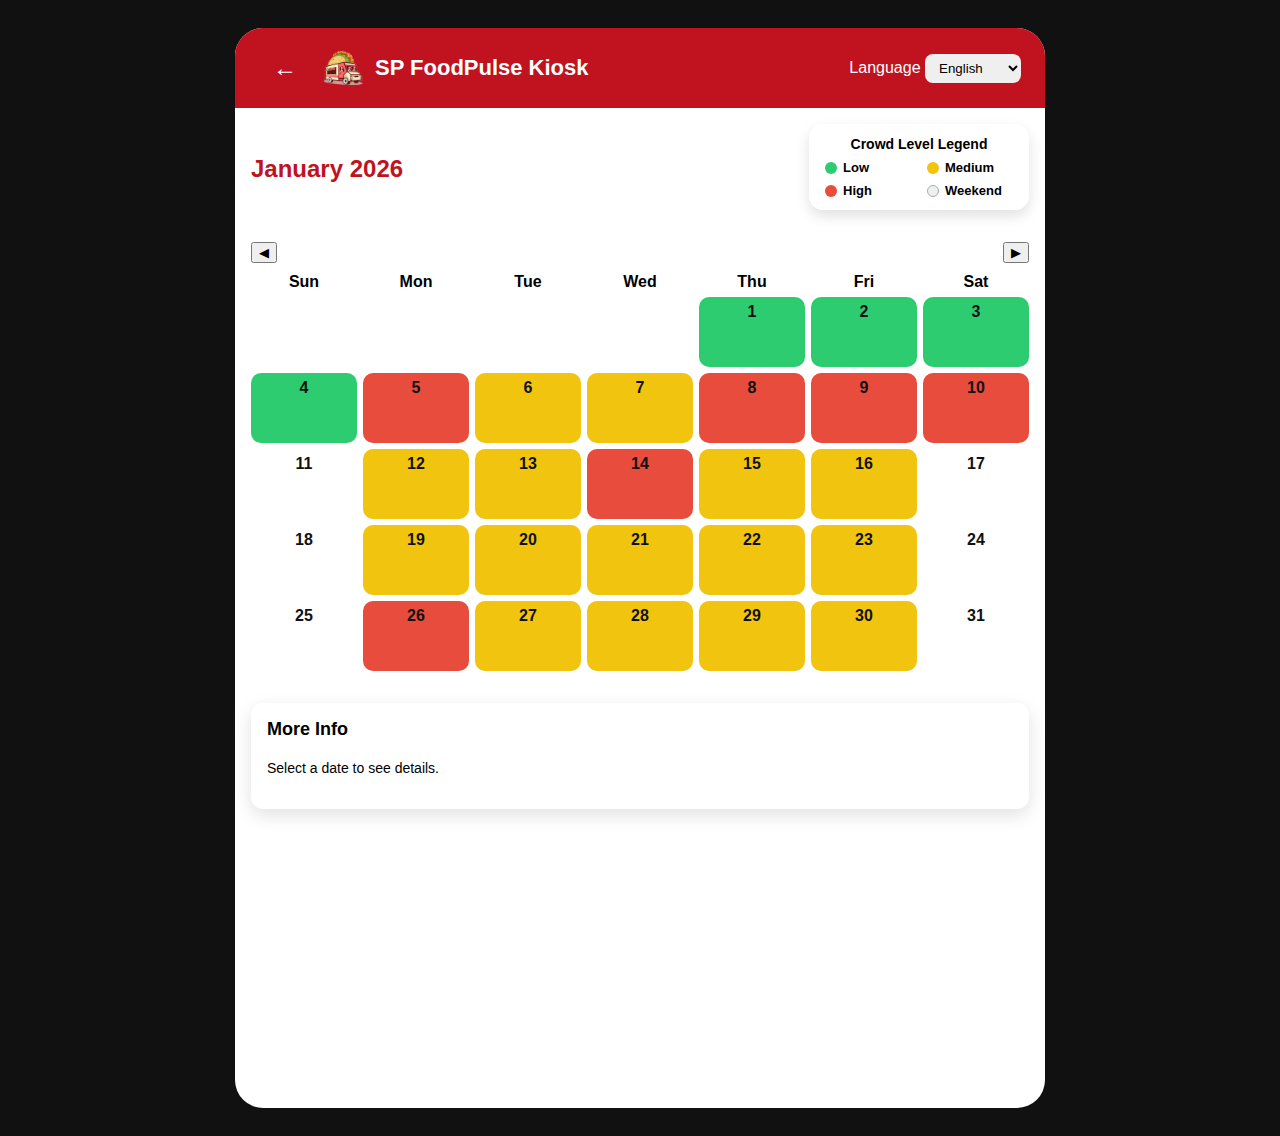
<file: schedule.html>
<!DOCTYPE html>
<html lang="en">
<head>
    <meta charset="UTF-8">
    <title>Student Schedule</title>
    <meta name="viewport" content="width=810, height=1080, initial-scale=1.0">
    
    <!-- CSS -->
    <link rel="stylesheet" href="static/style.css">
</head>

<body>
<div class="tablet-frame">
    <!-- NAVBAR-->
    <nav class="navbar">
        <div class="nav-left">
            <span class="back-btn" onclick="history.back()">←</span>
            <img src="static/images/logo.png" class="logo">
            <span class="app-name">SP FoodPulse Kiosk</span>
        </div>
        
        <div class="language-select">
            <span id="langLabel">Language</span>
            <select id="languageDropdown">
                <option value="en" selected>English</option>
                <option value="zh">Mandarin</option>
                <option value="ta">Tamil</option>
                <option value="ms">Malay</option>
            </select>
        </div>
    </nav>
    
    <!-- SCHEDULE HEADER -->
    <div class="schedule-header">
        <h2 id="monthTitle">January 2026</h2>

        <div class="legend-card">
            <div class="legend-title">Crowd Level Legend</div>
            
            <div class="legend-grid">
                <div class="legend-item">
                    <span class="dot green"></span> Low
                </div>
                <div class="legend-item">
                    <span class="dot yellow"></span> Medium
                </div>
                <div class="legend-item">
                    <span class="dot red"></span> High
                </div>
                <div class="legend-item">
                    <span class="dot white"></span> Weekend
                </div>
            </div>
        </div>
    </div>

    <!-- CALENDAR -->
    <div class="calendar">
        <div class="calendar-header">
            <button onclick="changeMonth(-1)">◀</button>
            <button onclick="changeMonth(1)">▶</button>
        </div>

        <div class="calendar-grid" id="calendarGrid">
            <!-- Generated by JS -->
        </div>
    </div>

    <!-- MORE INFO -->
    <div class="info-panel" id="infoPanel">
        <div class="info-card">
            <h3 id="infoDate">More Info</h3>
            <p id="infoTitle"></p>
            <p id="infoText">Select a date to see details.</p>
        </div>
    </div>
</div>

<!-- JS -->
<script src="static/script.js"></script>
</body>
</html>
</file>
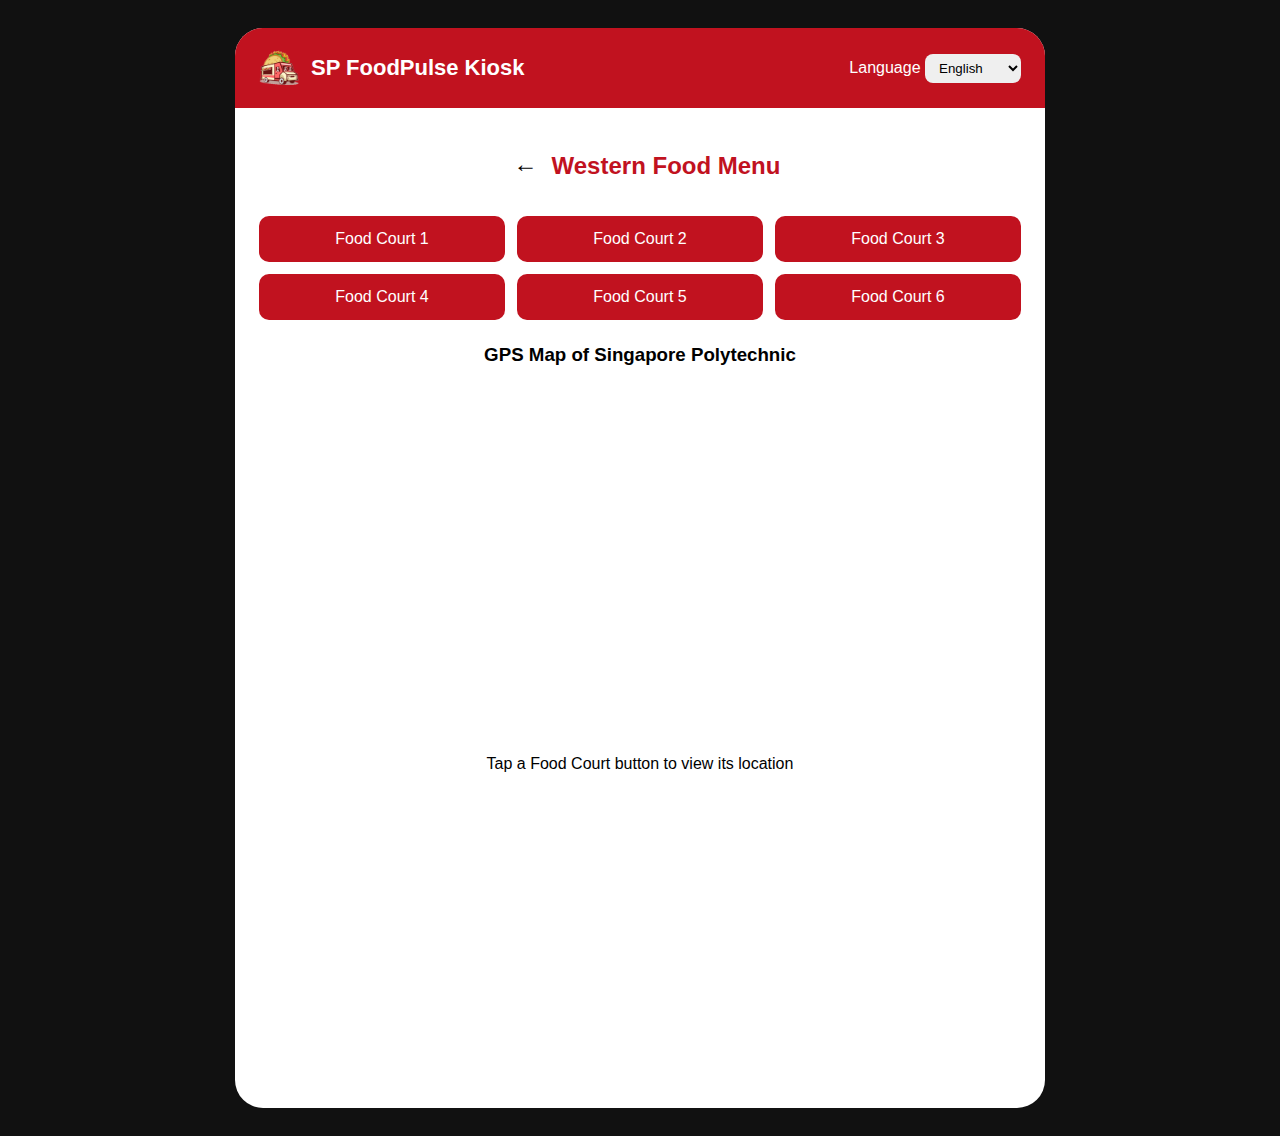
<file: western.html>
<!DOCTYPE html>
<html lang="en">
<head>
    <meta charset="UTF-8">
    <title>Western Food Menu - SP FoodPulse Kiosk</title>
    <meta name="viewport" content="width=810, height=1080, initial-scale=1.0">

    <!-- CSS -->
    <link rel="stylesheet" href="static/style.css">
</head>
<body>

<div class="tablet-frame">

    <!-- NAVBAR -->
    <nav class="navbar">
        <div class="nav-left">
            <img src="static/images/logo.png" class="logo">
            <span class="app-name">SP FoodPulse Kiosk</span>
        </div>

        <div class="language-select">
            <span id="langLabel">Language</span>
            <select id="languageDropdown">
                <option value="en" selected>English</option>
                <option value="zh">Mandarin</option>
                <option value="ta">Tamil</option>
                <option value="ms">Malay</option>
            </select>
        </div>
    </nav>

    <!-- MAIN CONTENT -->
    <div class="container">

        <!-- TITLE ROW -->
        <div class="title-row">
            <button class="back-btn" onclick="window.location.href='index.html'">&#8592;</button>
            <h2 id="westernMenuTitle">Western Food Menu</h2>
        </div>

        <!-- FOOD COURT BUTTONS -->
        <div class="foodcourt-buttons">
            <button class="fc-btn" data-fc="Food Court 1">Food Court 1</button>
            <button class="fc-btn" data-fc="Food Court 2">Food Court 2</button>
            <button class="fc-btn" data-fc="Food Court 3">Food Court 3</button>
            <button class="fc-btn" data-fc="Food Court 4">Food Court 4</button>
            <button class="fc-btn" data-fc="Food Court 5">Food Court 5</button>
            <button class="fc-btn" data-fc="Food Court 6">Food Court 6</button>
        </div>

        <!-- GPS MAP -->
        <div class="map-section">
            <h3 id="gpsTitle">GPS Map of Singapore Polytechnic</h3>
            <iframe
                id="spMap"
                width="100%"
                height="350"
                style="border:0; border-radius:12px;"
                loading="lazy"
                allowfullscreen
                src="https://www.google.com/maps?q=Singapore+Polytechnic&output=embed">
            </iframe>
            <p id="gpsHint">Tap a Food Court button to view its location</p>
        </div>

        <!-- STALL BUTTONS -->
        <div class="stall-buttons">

            <button class="stall-btn" data-fc="Food Court 1" data-stall="fc1-ace-western">
                ACE Western (FC1)
            </button>

            <button class="stall-btn" data-fc="Food Court 2" data-stall="fc2-western-stall">
                Western Stall (FC2)
            </button>

            <button class="stall-btn" data-fc="Food Court 3" data-stall="fc3-mb-western">
                M&B Western (FC3)
            </button>

            <button class="stall-btn" data-fc="Food Court 4" data-stall="fc4-koufu-western">
                Western Cuisine (FC4)
            </button>

            <button class="stall-btn" data-fc="Food Court 5" data-stall="fc5-bang-deli">
                Bang Deli / Western (FC5)
            </button>

            <button class="stall-btn" data-fc="Food Court 6" data-stall="fc6-pasta-bites">
                Pasta & Bites (FC6)
            </button>

        </div>

        <!-- FOOD CARDS -->
        <div id="food-cards" class="food-cards" style="display:none;"></div>

    </div>
</div>

<script src="static/script.js"></script>
<script src="static/western.js"></script>
</body>
</html>
</file>
<file: static/style.css>
* {
    box-sizing: border-box;
    font-family: "Segoe UI", sans-serif;
}

body {
    background: #111;
    display: flex;
    justify-content: center;
    padding: 20px;
}

.discount-grid {
    display: grid;
    grid-template-columns: 1fr;
    gap: 18px;
    margin-top: 20px;
}

.discount-card {
    background: white;
    border-radius: 16px;
    padding: 16px;
    box-shadow: 0 6px 18px rgba(0,0,0,0.2);
}
.discount-card img {
    width: 100%;
    border-radius: 12px;
}
.discount-price {
    color: #c1121f;
    font-weight: bold;
}

/* MENU BACKGROUND IMAGES */
.menu-card.chinese {
    background-image: url("./images/chinese.jpg");
}

.menu-card.malay {
    background-image: url("./images/malay.jpg");
}

.menu-card.western {
    background-image: url("./images/western.jpg");
}

.menu-card.korean {
    background-image: url("./images/korean.jpg");
}

.menu-card.japanese {
    background-image: url("./images/japanese.jpg");
}

.menu-card.desserts {
    background-image: url("./images/desserts.jpg");
}

.menu-card.drinks {
    background-image: url("./images/drinks.jpg");
}

.menu-card.fruits {
    background-image: url("./images/fruits.jpg");
}

/* TABLET FRAME */
.tablet-frame {
    width: 810px;
    height: 1080px;
    background: #fff;
    border-radius: 28px;
    overflow: hidden;
}

/* NAVBAR */
.navbar {
    height: 80px;
    background: #c1121f;
    color: white;
    display: flex;
    justify-content: space-between;
    align-items: center;
    padding: 0 24px;
}

.nav-left {
    display: flex;
    align-items: center;
    gap: 12px;
}

.logo {
    width: 40px;
    height: 40px;
}

.app-name {
    font-size: 22px;
    font-weight: 700;
}

.language-select select {
    padding: 6px 10px;
    border-radius: 8px;
    border: none;
}

/* MAIN */
.container {
    height: calc(1080px - 120px); /* tablet height minus navbar */
    overflow-y: auto;
    padding: 24px;
}

h2 {
    margin-bottom: 16px;
    color: #c1121f;
}

/* MENU GRID */
.menu-grid {
    display: grid;
    grid-template-columns: repeat(2, 1fr);
    gap: 18px;
}

.menu-card {
    position: relative;
    height: 160px;
    border-radius: 16px;
    background-size: cover;
    background-position: center;
    overflow: hidden;
    cursor: pointer;
    transition: transform 0.4s ease, box-shadow 0.4s ease;
}

.menu-card::before {
    content: "";
    position: absolute;
    inset: 0;
    background: rgba(193, 18, 31, 0.25);
    opacity: 0;
    transition: opacity 0.4s ease;
}

.menu-card:hover {
    transform: scale(1.05);
    box-shadow: 0 14px 30px rgba(0,0,0,0.3);
}

.menu-card:hover::before {
    opacity: 1;
}

/* OVERLAY TITLE */
.menu-overlay {
    position: absolute;
    inset: 0;
    display: flex;
    align-items: center;
    justify-content: center;
}

.menu-overlay span {
    background: linear-gradient(135deg, rgba(193,18,31,0.85), rgba(193,18,31,0.6));
    color: white;
    padding: 10px 18px;
    border-radius: 12px;
    font-size: 18px;
    font-weight: 600;
}

/* ACTION BUTTONS */
.action-buttons {
    margin-top: 28px;
    display: flex;
    flex-direction: column;
    gap: 16px;
}

.primary-btn,
.secondary-btn {
    padding: 18px;
    font-size: 18px;
    border-radius: 14px;
    border: none;
    color: white;
    cursor: pointer;
}

.primary-btn {
    background: #c1121f;
}

.secondary-btn {
    background: #f77f00;
}

/* ICON BUTTONS */
.icon-btn {
    font-size: 22px;
    cursor: pointer;
    padding: 6px 10px;
    border-radius: 50%;
    transition: background 0.3s ease;
}

.icon-btn:hover {
    background: rgba(255,255,255,0.2);
}

/* NAV ICON IMAGES */
.nav-icon {
    width: 36px;
    height: 36px;
    object-fit: cover;
    cursor: pointer;
    border-radius: 50%;
    padding: 4px;
    transition: background 0.3s ease, transform 0.2s ease;
}

.nav-icon:hover {
    background: rgba(255,255,255,0.25);
    transform: scale(1.05);
}

/* Slight emphasis for profile icon */
.profile-icon {
    border: 2px solid rgba(255,255,255,0.6);
}

.input-group {
    text-align: left;
    margin-bottom: 16px;
}

.input-group label {
    display: block;
    font-size: 13px;
    font-weight: 600;
    color: #333;
    margin-bottom: 6px;
}

.input-group input {
    width: 100%;
    padding: 12px;
    border-radius: 10px;
    border: 1.5px solid #ddd;
    font-size: 15px;
    transition: border-color 0.25s ease, box-shadow 0.25s ease;
}

.input-group input:focus {
    outline: none;
    border-color: #c1121f;
    box-shadow: 0 0 0 3px rgba(193, 18, 31, 0.15);
}

.input-group + select {
    margin-top: 6px;
}

.hint {
    display: block;
    font-size: 11.5px;
    color: #777;
    margin-top: 4px;
}

.error-text {
    color: #c1121f;
    font-size: 13px;
    margin-top: 8px;
    font-weight: 500;
}

/* MODAL OVERLAY */
.modal-overlay {
    position: fixed;
    inset: 0;
    background: rgba(0,0,0,0.5);
    display: flex;
    align-items: center;
    justify-content: center;
    z-index: 1000;
}

/* MODAL CARD */
.modal-card {
    width: 420px;
    background: white;
    max-height: 50vh;
    height: 50vh;
    overflow-y: auto;
    border-radius: 18px;
    padding: 28px;
    text-align: center;
    box-shadow: 0 20px 40px rgba(0,0,0,0.3);
    animation: fadeInUp 0.4s ease;
}
#profileSection {
    overflow-y: auto;
}

.modal-card h3 {
    color: #c1121f;
    margin-bottom: 4px;
}

.modal-subtitle {
    font-size: 14px;
    margin-bottom: 18px;
    color: #666;
}

.modal-card input,
.modal-card select {
    width: 100%;
    padding: 12px;
    margin-bottom: 14px;
    border-radius: 10px;
    border: 1px solid #ddd;
    font-size: 15px;
}

.modal-card input:focus,
.modal-card select:focus {
    outline: none;
    border-color: #c1121f;
}

.modal-link {
    margin-top: 14px;
    font-size: 14px;
}

.modal-link span {
    color: #c1121f;
    font-weight: 600;
    cursor: pointer;
}

/* DISABLED DROPDOWN STYLE */
.modal-card select:disabled {
    background: #f2f2f2;
    color: #999;
    cursor: not-allowed;
}

/* MODAL BUTTON SPACING */
.modal-card .primary-btn {
    margin-top: 10px;
}

#profileSection p {
    margin: 12px 0;
    font-size: 15px;
}

/* MODAL ANIMATION */
@keyframes fadeInUp {
    from {
        opacity: 0;
        transform: translateY(20px);
    }
    to {
        opacity: 1;
        transform: translateY(0);
    }
}

/* Add to style.css for Chinese.html */

/* Food Court Buttons */
.foodcourt-buttons {
    display: grid;
    grid-template-columns: repeat(3, 1fr);
    gap: 12px;
    margin-bottom: 24px;
}

.fc-btn {
    padding: 14px;
    background: #c1121f;
    color: white;
    border: none;
    border-radius: 10px;
    font-size: 16px;
    cursor: pointer;
    transition: all 0.3s ease;
}

.fc-btn:hover {
    background: #a0101a;
    transform: translateY(-2px);
    box-shadow: 0 6px 14px rgba(193, 18, 31, 0.35);
}

.fc-btn.active {
    background: #8e0c16;
    box-shadow: 0 0 0 3px rgba(193, 18, 31, 0.25);
}

/* Map Section */
.map-section {
    margin-bottom: 24px;
    text-align: center;
}

.sp-map {
    width: 100%;
    max-width: 600px;
    border-radius: 12px;
}

/* Stall Buttons */
.stall-buttons {
    display: flex;
    flex-wrap: wrap;
    gap: 12px;
    margin-bottom: 24px;
}

.stall-btn {
    padding: 12px 18px;
    background: linear-gradient(135deg, #f77f00, #fcb045);
    color: white;
    border: none;
    border-radius: 999px;
    font-size: 14px;
    cursor: pointer;
    display: none;
    transition: all 0.3s ease;
}

.stall-btn:hover {
    transform: translateY(-2px) scale(1.03);
    box-shadow: 0 6px 12px rgba(247, 127, 0, 0.35);
}

/* Food Cards */
.food-cards {
    margin-top: 24px;
}

.cards-grid {
    display: grid;
    grid-template-columns: repeat(2, 1fr);
    gap: 16px;
}

.cards-grid.single {
    grid-template-columns: 1fr;
}

.food-card {
    background: white;
    border-radius: 16px;
    overflow: hidden;
    box-shadow: 0 10px 24px rgba(0,0,0,0.12);
    text-align: center;
    transition: transform 0.3s ease;
}

.food-card:hover {
    transform: translateY(-4px);
}

.food-card img {
    width: 100%;
    height: 220px;              /* Bigger image */
    object-fit: contain;        /* Show full image */
    background: #fff;           /* Clean background for padding */
}

.food-name {
    font-size: 16px;
    font-weight: 600;
    margin: 8px 0;
}

.food-details {
    padding: 8px;
    font-size: 14px;
}

.food-details p {
    margin: 4px 0;
}

@keyframes fadeInUp {
    from {
        opacity: 0;
        transform: translateY(20px);
    }
    to {
        opacity: 1;
        transform: translateY(0);
    }
}

@keyframes fadeOutDown {
    from {
        opacity: 1;
        transform: translateY(0);
    }
    to {
        opacity: 0;
        transform: translateY(20px);
    }
}

.fade-in {
    animation: fadeInUp 0.6s ease forwards;
}

.fade-out {
    animation: fadeOutDown 0.4s ease forwards;
}

/* Schedule Page */
.schedule-header {
    display: flex;
    align-items: center;
    justify-content: space-between;
    padding: 16px;
    gap: 16px;
}

/* Title row layout */
.title-row {
    display: flex;
    align-items: center;
    justify-content: center;
    position: relative;
    margin-bottom: 20px;
}

/* Back button */
.back-btn {
    font-size: 24px;
    background: transparent;
    border: none;
    border-radius: 50%;
    padding: 10px 14px;
    cursor: pointer;
    transition: all 0.3s ease;
}

/* Hover effect */
.back-btn:hover {
    background: #c1121f;
    color: white;
    transform: scale(1.15);
}

/* Click (active) effect */
.back-btn:active {
    transform: scale(1.05);
}

/* Schedule title row */
.schedule-title-row {
    display: flex;
    align-items: center;
    justify-content: center;
    gap: 14px;              /* space between arrow and title */
    margin-bottom: 12px;
}

.legend-card {
    background: #ffffff;
    padding: 12px 16px;
    border-radius: 14px;
    box-shadow: 0 6px 14px rgba(0, 0, 0, 0.12);
    min-width: 220px;
}

.legend-title {
    font-weight: 700;
    font-size: 14px;
    margin-bottom: 8px;
    text-align: center;
}

.legend-grid {
    display: grid;
    grid-template-columns: repeat(2, 1fr);
    gap: 8px 16px;
}

.legend-item {
    display: flex;
    align-items: center;
    font-size: 13px;
    font-weight: 600;
    gap: 6px;
}

.dot {
    width: 12px;
    height: 12px;
    display: inline-block;
    border-radius: 50%;
}

.green { background: #2ecc71; }
.yellow { background: #f1c40f; }
.red { background: #e74c3c; }
.white { background: #ecf0f1; border: 1px solid #aaa; }

.calendar {
    padding: 16px;
}

.calendar-header {
    display: flex;
    justify-content: space-between;
    margin-bottom: 10px;
}

.calendar-grid {
    display: grid;
    grid-template-columns: repeat(7, 1fr);
    gap: 6px;
}

.day-header {
    font-weight: bold;
    text-align: center;
}

.day {
    height: 70px;
    border-radius: 10px;
    text-align: center;
    padding-top: 6px;
    cursor: pointer;
    color: #111;
    font-weight: 600;
    transition: transform 0.2s, box-shadow 0.2s;
}

.day:hover {
    transform: translateY(-4px);
    box-shadow: 0 4px 12px rgba(0,0,0,0.15);
}

.low { background: #2ecc71; }
.medium { background: #f1c40f; }
.high { background: #e74c3c; }
.weekend { background: #fff; }

/* Info Panel Styling */
.info-panel {
    padding: 16px;
}

.info-card {
    background: #ffffff;
    padding: 16px;
    border-radius: 12px;
    box-shadow: 0 6px 18px rgba(0,0,0,0.12);
    transition: transform 0.2s, box-shadow 0.2s;
}

.info-card h3 {
    margin-top: 0;
    font-size: 18px;
    font-weight: 700;
}

.info-card p {
    font-size: 14px;
    line-height: 1.5;
}

/* FOODCOURT PAGE STYLES  */
/* TITLE BAR WITH BACK ARROW */
.title-bar {
    display: flex;
    align-items: center;
    justify-content: center;
    position: relative;
    margin-bottom: 24px;
}

/* BACK ARROW */
.back-arrow {
    position: absolute;
    left: 0;
    font-size: 28px;
    font-weight: 700;
    color: #c1121f;
    text-decoration: none;
    padding: 6px 14px;
    border-radius: 10px;
    transition: background 0.3s ease, transform 0.2s ease;
}

.back-arrow:hover {
    background: rgba(193, 18, 31, 0.12);
    transform: scale(1.1);
}

/* FOODCOURT GRID */
.foodcourt-grid {
    display: grid;
    grid-template-columns: repeat(2, 1fr);
    gap: 22px;
}

/* FOODCOURT CARD */
.foodcourt-card {
    position: relative;
    height: 200px;
    border-radius: 18px;
    overflow: hidden;
    cursor: pointer;
    transition: transform 0.35s ease, box-shadow 0.35s ease;
}

.foodcourt-card img {
    width: 100%;
    height: 100%;
    object-fit: cover;
}

/* RED OVERLAY */
.foodcourt-card::before {
    content: "";
    position: absolute;
    inset: 0;
    background: rgba(193, 18, 31, 0.35);
    opacity: 0;
    transition: opacity 0.35s ease;
}

.foodcourt-card:hover::before {
    opacity: 1;
}

.foodcourt-card:hover {
    transform: scale(1.06);
    box-shadow: 0 16px 32px rgba(0,0,0,0.35);
}

/* FOODCOURT NAME */
.foodcourt-overlay {
    position: absolute;
    inset: 0;
    display: flex;
    align-items: center;
    justify-content: center;
    color: white;
    font-size: 22px;
    font-weight: 700;
    background: linear-gradient(
        135deg,
        rgba(193,18,31,0.85),
        rgba(193,18,31,0.6)
    );
    border-radius: 18px;
    opacity: 0.95;
}

/* INFO PANEL - BASE */
/* Base panel */
.fc-info-panel {
    position: absolute;
    top: 140px;
    width: 360px;
    height: 720px;
    background: #ffffff;
    border-radius: 22px;
    box-shadow: 0 20px 40px rgba(0,0,0,0.25);
    padding: 20px;
    overflow-y: auto;

    transition: right 0.5s ease, left 0.5s ease, opacity 0.5s ease;
    opacity: 0;

    /* Prevent hidden panel from blocking clicks */
    pointer-events: none;
}

/* When visible */
.fc-info-panel.show-left,
.fc-info-panel.show-right {
    opacity: 1;
    pointer-events: auto;
}

/* PANEL VISIBLE RIGHT */
.fc-info-panel.show-right {
    right: 24px;
    left: auto;
    opacity: 1;
}

/* PANEL VISIBLE LEFT */
.fc-info-panel.show-left {
    left: 24px;
    right: auto;
    opacity: 1;
}

/* PANEL HIDDEN OFF-SCREEN */
.fc-info-panel.off-right {
    right: -380px;
    left: auto;
    opacity: 0;
}

.fc-info-panel.off-left {
    left: -380px;
    right: auto;
    opacity: 0;
}

/* HEADER */
.fc-info-header h3 {
    font-size: 24px;
    font-weight: 800;
    color: #c1121f;
    margin-bottom: 12px;
}

/* SECTIONS */
.fc-section h4 {
    font-size: 16px;
    margin: 16px 0 10px;
    font-weight: 700;
}

/* STALL LIST */
.stall-list {
    list-style: none;
    padding: 0;
    margin: 0;
}

/* Stall list progress bar */
.stall-list li {
    display: flex;
    flex-direction: column; /* Stack text and bar */
    align-items: flex-start;
    margin-bottom: 14px;
}

.stall-list span {
    font-weight: 600;
    margin-bottom: 4px;
}

.stall-list small {
    display: block;
    font-size: 12px;
    color: #666;
}

.percent-text {
    font-weight: 700;
    margin-left: 10px;
}

/* AVAILABILITY BAR */
.bar {
    width: 100%;
    height: 12px;
    background: #eee;
    border-radius: 8px;
    overflow: hidden;
    position: relative;
}

.bar::after {
    content: "";
    position: absolute;
    left: 0;
    top: 0;
    height: 100%;
    width: 0%; /* JS sets width dynamically */
    background: linear-gradient(90deg, #2ecc71, #f1c40f, #e74c3c);
    border-radius: 8px;
    transition: width 0.5s ease;
}

/* TIME BUTTONS */
.time-buttons {
    display: grid;
    grid-template-columns: repeat(2, 1fr);
    gap: 10px;
}

.time-buttons button {
    padding: 10px;
    border-radius: 12px;
    border: none;
    font-weight: 600;
    cursor: pointer;
    background: #f3f3f3;
}

.time-buttons button.active {
    background: #c1121f;
    color: white;

}
</file>
